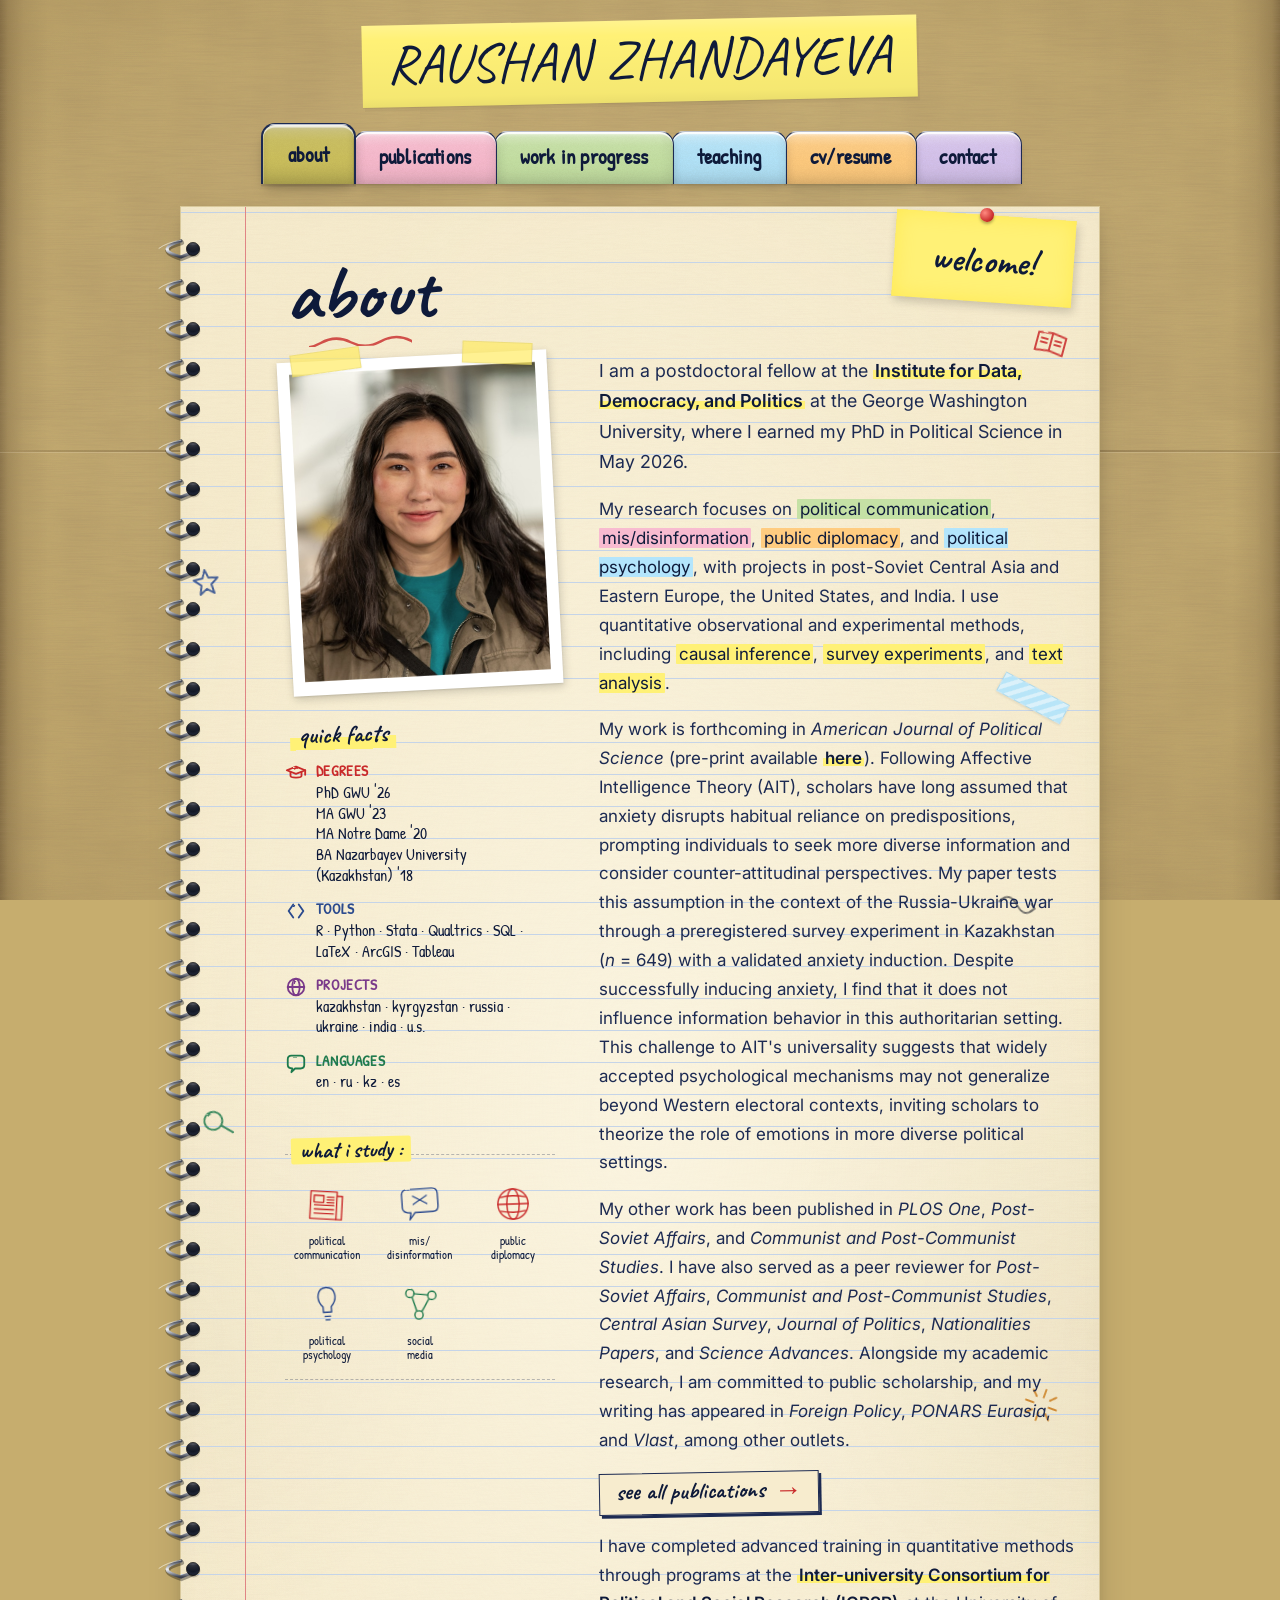
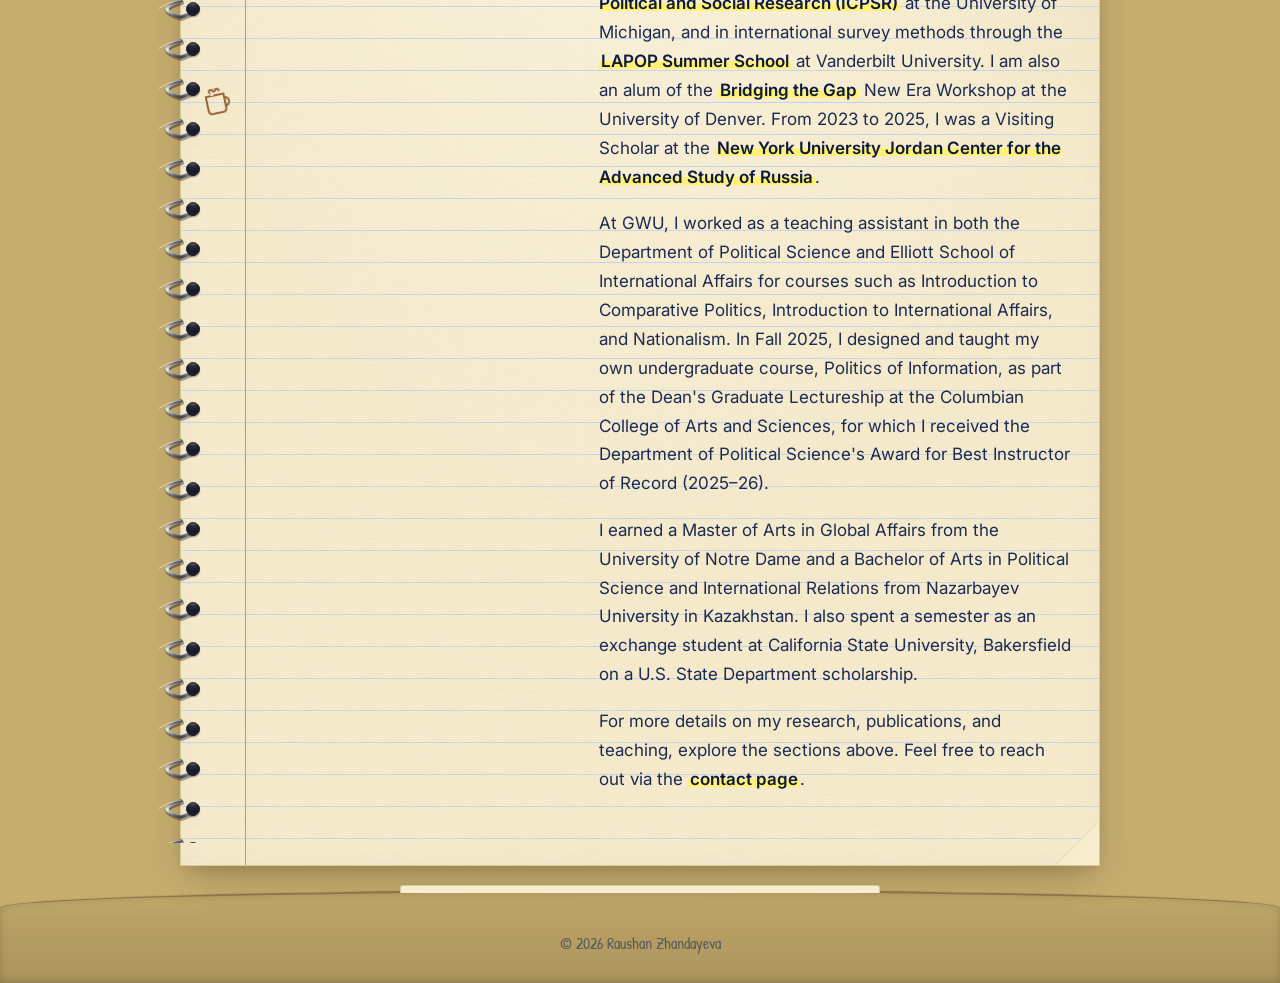
<file: index.html>
<!DOCTYPE html>
<html lang="en">
<head>
  <meta charset="UTF-8" />
  <meta name="viewport" content="width=device-width, initial-scale=1.0" />
  <title>Raushan Zhandayeva</title>
  <meta name="description" content="Raushan Zhandayeva — postdoctoral fellow at the Institute for Data, Democracy, and Politics, George Washington University. Research on political communication, mis/disinformation, public diplomacy, and political psychology." />
  <link rel="icon" type="image/svg+xml" href="favicon.svg" />
  <meta property="og:type" content="website" />
  <meta property="og:url" content="https://zhandayeva.com/" />
  <meta property="og:title" content="Raushan Zhandayeva" />
  <meta property="og:description" content="Postdoctoral fellow at GW's Institute for Data, Democracy & Politics. Political communication, public opinion, post-Soviet politics." />
  <meta name="twitter:card" content="summary" />
  <meta name="twitter:title" content="Raushan Zhandayeva" />
  <meta name="twitter:description" content="Postdoctoral fellow at GW's Institute for Data, Democracy & Politics." />
  <link rel="preconnect" href="https://fonts.googleapis.com">
  <link rel="preconnect" href="https://fonts.gstatic.com" crossorigin>
  <link href="https://fonts.googleapis.com/css2?family=Caveat:wght@500;600;700&family=Cormorant+Garamond:wght@500;600;700&family=Inter:wght@400;500;600;700&family=Patrick+Hand&family=Permanent+Marker&display=swap" rel="stylesheet">
  <link rel="stylesheet" href="styles.css" />
</head>
<body>
  <header class="site-header">
    <div class="site-header__inner">
      <a class="site-title" href="index.html">RAUSHAN ZHANDAYEVA</a>
      <nav class="site-nav" aria-label="Primary">
        <a href="index.html" aria-current="page">about</a>
        <a href="publications.html">publications</a>
        <a href="work-in-progress.html">work in progress</a>
        <a href="teaching.html">teaching</a>
        <a href="cv.html">cv/resume</a>
        <a href="contact.html">contact</a>
      </nav>
    </div>
  </header>

  <div class="page">
    <div class="sticky-note welcome-note">
      <span class="welcome-text">welcome!</span>
    </div>

    <div class="page-content">

    <!-- decorative washi tape -->
    <span class="washi-tape washi-tape--blue" style="top: 480px; right: 30px; --rot: 28deg; width: 72px;"></span>

    <!-- scattered academic scribbles -->
    <span class="scribble scribble--book" style="top: 120px; right: 30px; --rot: 15deg;" aria-hidden="true">
      <svg viewBox="0 0 36 30" filter="url(#sketchy)" fill="none" stroke="currentColor" stroke-width="2" stroke-linecap="round" stroke-linejoin="round">
        <path d="M 4 8 L 4 26 L 18 24 L 32 26 L 32 8 L 18 6 Z"/>
        <line x1="18" y1="6" x2="18" y2="24"/>
        <line x1="8" y1="13" x2="14" y2="13"/>
        <line x1="8" y1="17" x2="14" y2="17"/>
        <line x1="22" y1="13" x2="28" y2="13"/>
        <line x1="22" y1="17" x2="28" y2="17"/>
      </svg>
    </span>

    <span class="scribble scribble--star" style="top: 360px; left: 10px; --rot: -8deg;" aria-hidden="true">
      <svg viewBox="0 0 30 30" filter="url(#sketchy)" fill="none" stroke="currentColor" stroke-width="2" stroke-linecap="round" stroke-linejoin="round">
        <path d="M 15 3 L 18 11 L 27 12 L 20 18 L 22 27 L 15 22 L 8 27 L 10 18 L 3 12 L 12 11 Z"/>
      </svg>
    </span>

    <span class="scribble scribble--swirl" style="top: 680px; right: 60px; --rot: 12deg;" aria-hidden="true">
      <svg viewBox="0 0 44 36" filter="url(#sketchy)" fill="none" stroke="currentColor" stroke-width="1.8" stroke-linecap="round" stroke-linejoin="round">
        <path d="M 4 18 Q 12 6 22 18 Q 32 30 40 18 M 36 14 L 40 18 L 36 22"/>
      </svg>
    </span>

    <span class="scribble scribble--magnifier" style="top: 900px; left: 20px; --rot: -15deg;" aria-hidden="true">
      <svg viewBox="0 0 32 32" filter="url(#sketchy)" fill="none" stroke="currentColor" stroke-width="2" stroke-linecap="round" stroke-linejoin="round">
        <circle cx="13" cy="13" r="9"/>
        <line x1="20" y1="20" x2="29" y2="29"/>
      </svg>
    </span>

    <span class="scribble scribble--burst" style="top: 1180px; right: 40px; --rot: 20deg;" aria-hidden="true">
      <svg viewBox="0 0 36 36" filter="url(#sketchy)" fill="none" stroke="currentColor" stroke-width="1.8" stroke-linecap="round" stroke-linejoin="round">
        <line x1="18" y1="2" x2="18" y2="10"/>
        <line x1="18" y1="26" x2="18" y2="34"/>
        <line x1="2" y1="18" x2="10" y2="18"/>
        <line x1="26" y1="18" x2="34" y2="18"/>
        <line x1="6" y1="6" x2="11" y2="11"/>
        <line x1="25" y1="25" x2="30" y2="30"/>
        <line x1="6" y1="30" x2="11" y2="25"/>
        <line x1="25" y1="11" x2="30" y2="6"/>
      </svg>
    </span>

    <span class="scribble scribble--coffee" style="top: 1480px; left: 22px; --rot: -12deg;" aria-hidden="true">
      <svg viewBox="0 0 28 30" filter="url(#sketchy)" fill="none" stroke="currentColor" stroke-width="2" stroke-linecap="round" stroke-linejoin="round"><path d="M 4 8 L 4 22 Q 4 26 8 26 L 18 26 Q 22 26 22 22 L 22 8 Z"/><path d="M 22 12 Q 26 12 26 16 Q 26 20 22 20"/><path d="M 8 4 Q 8 2 10 2 Q 12 2 12 4"/><path d="M 14 4 Q 14 2 16 2 Q 18 2 18 4"/></svg>
    </span>

    <main>
    <h1 class="page-title">about</h1>

    <div class="about-wrap">
      <div class="about-left">
        <div class="about-photo-frame">
          <img class="about-photo" src="photo.jpg" alt="Portrait of Raushan Zhandayeva" onerror="this.outerHTML='&lt;div class=\'about-photo about-photo--placeholder\'&gt;Add photo.jpg here&lt;/div&gt;'" />
        </div>

        <div class="quick-facts">
          <h3 class="quick-facts__title">quick facts</h3>
          <ul>
            <li>
              <svg class="fact-icon" viewBox="0 0 24 24" filter="url(#sketchy)" fill="none" stroke="currentColor" stroke-width="2" stroke-linecap="round" stroke-linejoin="round" aria-hidden="true">
                <path d="M 2 9 L 12 5 L 22 9 L 12 13 Z"/>
                <line x1="22" y1="9" x2="22" y2="14"/>
                <path d="M 6 11 L 6 15 Q 6 17 12 17 Q 18 17 18 15 L 18 11"/>
              </svg>
              <span>
                <strong>degrees</strong>
                PhD GWU '26<br>
                MA GWU '23<br>
                MA Notre Dame '20<br>
                BA Nazarbayev University<br>
                (Kazakhstan) '18
              </span>
            </li>
            <li>
              <svg class="fact-icon" viewBox="0 0 24 24" filter="url(#sketchy)" fill="none" stroke="currentColor" stroke-width="2" stroke-linecap="round" stroke-linejoin="round" aria-hidden="true">
                <path d="M 9 5 L 4 12 L 9 19"/>
                <path d="M 15 5 L 20 12 L 15 19"/>
              </svg>
              <span>
                <strong>tools</strong>
                R · Python · Stata · Qualtrics · SQL · LaTeX · ArcGIS · Tableau
              </span>
            </li>
            <li>
              <svg class="fact-icon" viewBox="0 0 24 24" filter="url(#sketchy)" fill="none" stroke="currentColor" stroke-width="2" stroke-linecap="round" stroke-linejoin="round" aria-hidden="true">
                <circle cx="12" cy="12" r="9"/>
                <ellipse cx="12" cy="12" rx="4" ry="9"/>
                <line x1="3" y1="12" x2="21" y2="12"/>
              </svg>
              <span>
                <strong>projects</strong>
                kazakhstan · kyrgyzstan · russia · ukraine · india · u.s.
              </span>
            </li>
            <li>
              <svg class="fact-icon" viewBox="0 0 24 24" filter="url(#sketchy)" fill="none" stroke="currentColor" stroke-width="2" stroke-linecap="round" stroke-linejoin="round" aria-hidden="true">
                <path d="M 3 8 Q 3 4 7 4 L 17 4 Q 21 4 21 8 L 21 14 Q 21 18 17 18 L 11 18 L 7 22 L 8 18 Q 3 18 3 14 Z"/>
              </svg>
              <span>
                <strong>languages</strong>
                en · ru · kz · es
              </span>
            </li>
          </ul>
        </div>

        <aside class="research-doodles" aria-label="research areas">
          <span class="research-doodles__title">what i study :</span>

          <svg width="0" height="0" style="position:absolute" aria-hidden="true">
            <defs>
              <filter id="sketchy" x="-8%" y="-8%" width="116%" height="116%">
                <feTurbulence type="fractalNoise" baseFrequency="0.045" numOctaves="2" seed="4" result="n"/>
                <feDisplacementMap in="SourceGraphic" in2="n" scale="1.8"/>
              </filter>
            </defs>
          </svg>

          <div class="doodle">
            <svg viewBox="0 0 64 64" filter="url(#sketchy)" fill="none" stroke="currentColor" stroke-width="2" stroke-linecap="round" stroke-linejoin="round" aria-hidden="true">
              <path d="M 8 14 L 46 14 L 46 54 L 8 54 Z"/>
              <path d="M 46 20 L 54 20 L 54 54 L 46 54"/>
              <rect x="13" y="20" width="14" height="10"/>
              <line x1="32" y1="22" x2="42" y2="22"/>
              <line x1="32" y1="26" x2="42" y2="26"/>
              <line x1="32" y1="30" x2="42" y2="30"/>
              <line x1="14" y1="34" x2="42" y2="34"/>
              <line x1="14" y1="40" x2="42" y2="40"/>
              <line x1="14" y1="46" x2="42" y2="46"/>
            </svg>
            <span class="doodle-label">political<br>communication</span>
          </div>

          <div class="doodle">
            <svg viewBox="0 0 64 64" filter="url(#sketchy)" fill="none" stroke="currentColor" stroke-width="2" stroke-linecap="round" stroke-linejoin="round" aria-hidden="true">
              <path d="M 6 18 Q 6 10 14 10 L 50 10 Q 58 10 58 18 L 58 36 Q 58 44 50 44 L 24 44 L 16 54 L 18 44 Q 6 44 6 36 Z"/>
              <line x1="22" y1="20" x2="42" y2="32"/>
              <line x1="42" y1="20" x2="22" y2="32"/>
            </svg>
            <span class="doodle-label">mis/<br>disinformation</span>
          </div>

          <div class="doodle">
            <svg viewBox="0 0 64 64" filter="url(#sketchy)" fill="none" stroke="currentColor" stroke-width="2" stroke-linecap="round" stroke-linejoin="round" aria-hidden="true">
              <circle cx="32" cy="32" r="22"/>
              <ellipse cx="32" cy="32" rx="9" ry="22"/>
              <line x1="10" y1="32" x2="54" y2="32"/>
              <path d="M 14 22 Q 32 18 50 22"/>
              <path d="M 14 42 Q 32 46 50 42"/>
            </svg>
            <span class="doodle-label">public<br>diplomacy</span>
          </div>

          <div class="doodle">
            <svg viewBox="0 0 64 64" filter="url(#sketchy)" fill="none" stroke="currentColor" stroke-width="2" stroke-linecap="round" stroke-linejoin="round" aria-hidden="true">
              <path d="M 32 8 Q 22 8 20 18 Q 18 28 26 36 L 26 44 L 38 44 L 38 36 Q 46 28 44 18 Q 42 8 32 8 Z"/>
              <line x1="28" y1="50" x2="36" y2="50"/>
              <line x1="29" y1="55" x2="35" y2="55"/>
            </svg>
            <span class="doodle-label">political<br>psychology</span>
          </div>

          <div class="doodle">
            <svg viewBox="0 0 64 64" filter="url(#sketchy)" fill="none" stroke="currentColor" stroke-width="2" stroke-linecap="round" stroke-linejoin="round" aria-hidden="true">
              <circle cx="16" cy="18" r="6"/>
              <circle cx="48" cy="18" r="6"/>
              <circle cx="32" cy="48" r="6"/>
              <line x1="22" y1="18" x2="42" y2="18"/>
              <line x1="20" y1="24" x2="28" y2="42"/>
              <line x1="44" y1="24" x2="36" y2="42"/>
            </svg>
            <span class="doodle-label">social<br>media</span>
          </div>
        </aside>
      </div>

      <div>
        <p class="lead">
          I am a postdoctoral fellow at the <a href="https://iddp.gwu.edu/" target="_blank" rel="noopener">Institute for Data, Democracy, and Politics</a> at the George Washington University, where I earned my PhD in Political Science in May 2026.
        </p>

        <p>
          My research focuses on <mark class="green">political communication</mark>, <mark>mis/disinformation</mark>, <mark class="orange">public diplomacy</mark>, and <mark class="blue">political psychology</mark>, with projects in post-Soviet Central Asia and Eastern Europe, the United States, and India. I use quantitative observational and experimental methods, including <mark class="yellow">causal inference</mark>, <mark class="yellow">survey experiments</mark>, and <mark class="yellow">text analysis</mark>.
        </p>

        <p>
        My work is forthcoming in <em>American Journal of Political Science</em> (pre-print available <a href="https://osf.io/preprints/socarxiv/dpmb4_v1" target="_blank" rel="noopener">here</a>). Following Affective Intelligence Theory (AIT), scholars have long assumed that anxiety disrupts habitual reliance on predispositions, prompting individuals to seek more diverse information and consider counter-attitudinal perspectives. My paper tests this assumption in the context of the Russia-Ukraine war through a preregistered survey experiment in Kazakhstan (<em>n</em> = 649) with a validated anxiety induction. Despite successfully inducing anxiety, I find that it does not influence information behavior in this authoritarian setting. This challenge to AIT's universality suggests that widely accepted psychological mechanisms may not generalize beyond Western electoral contexts, inviting scholars to theorize the role of emotions in more diverse political settings.
        </p>

        <p>
        My other work has been published in <em>PLOS One</em>, <em>Post-Soviet Affairs</em>, and <em>Communist and Post-Communist Studies</em>. I have also served as a peer reviewer for <em>Post-Soviet Affairs</em>, <em>Communist and Post-Communist Studies</em>, <em>Central Asian Survey</em>, <em>Journal of Politics</em>,  <em>Nationalities Papers</em>, and <em>Science Advances</em>. Alongside my academic research, I am committed to public scholarship, and my writing has appeared in <em>Foreign Policy</em>, <em>PONARS Eurasia</em>, and <em>Vlast</em>, among other outlets.
        </p>

        <p class="see-all-row">
          <a class="see-all" href="publications.html">see all publications <span class="see-all__arrow" aria-hidden="true">→</span></a>
        </p>

        <p>
          I have completed advanced training in quantitative methods through programs at the <a href="https://www.icpsr.umich.edu/web/pages/sumprog/" target="_blank" rel="noopener">Inter-university Consortium for Political and Social Research (ICPSR)</a> at the University of Michigan, and in international survey methods through the <a href="https://www.vanderbilt.edu/lapop/summer_research_in_survey_methodology/summerschoolresearchmethodology.php" target="_blank" rel="noopener">LAPOP Summer School</a> at Vanderbilt University. I am also an alum of the <a href="https://bridgingthegapproject.org/" target="_blank" rel="noopener">Bridging the Gap</a> New Era Workshop at the University of Denver. From 2023 to 2025, I was a Visiting Scholar at the <a href="https://jordanrussiacenter.org/" target="_blank" rel="noopener">New York University Jordan Center for the Advanced Study of Russia</a>.
        </p>

        <p>
          At GWU, I worked as a teaching assistant in both the Department of Political Science and Elliott School of International Affairs for courses such as Introduction to Comparative Politics, Introduction to International Affairs, and Nationalism. In Fall 2025, I designed and taught my own undergraduate course, Politics of Information, as part of the Dean's Graduate Lectureship at the Columbian College of Arts and Sciences, for which I received the Department of Political Science's Award for Best Instructor of Record (2025–26).
        </p>

        <p>
          I earned a Master of Arts in Global Affairs from the University of Notre Dame and a Bachelor of Arts in Political Science and International Relations from Nazarbayev University in Kazakhstan. I also spent a semester as an exchange student at California State University, Bakersfield on a U.S. State Department scholarship.
        </p>

        <p>
          For more details on my research, publications, and teaching, explore the sections above. Feel free to reach out via the <a href="contact.html">contact page</a>.
        </p>
      </div>
    </div>
  </main>
  </div>

  </div>

  <footer class="site-footer">
    &copy; <span id="year"></span> Raushan Zhandayeva
    <script>document.getElementById('year').textContent = new Date().getFullYear();</script>
  </footer>
  <script src="site.js" defer></script>
</body>
</html>
</file>
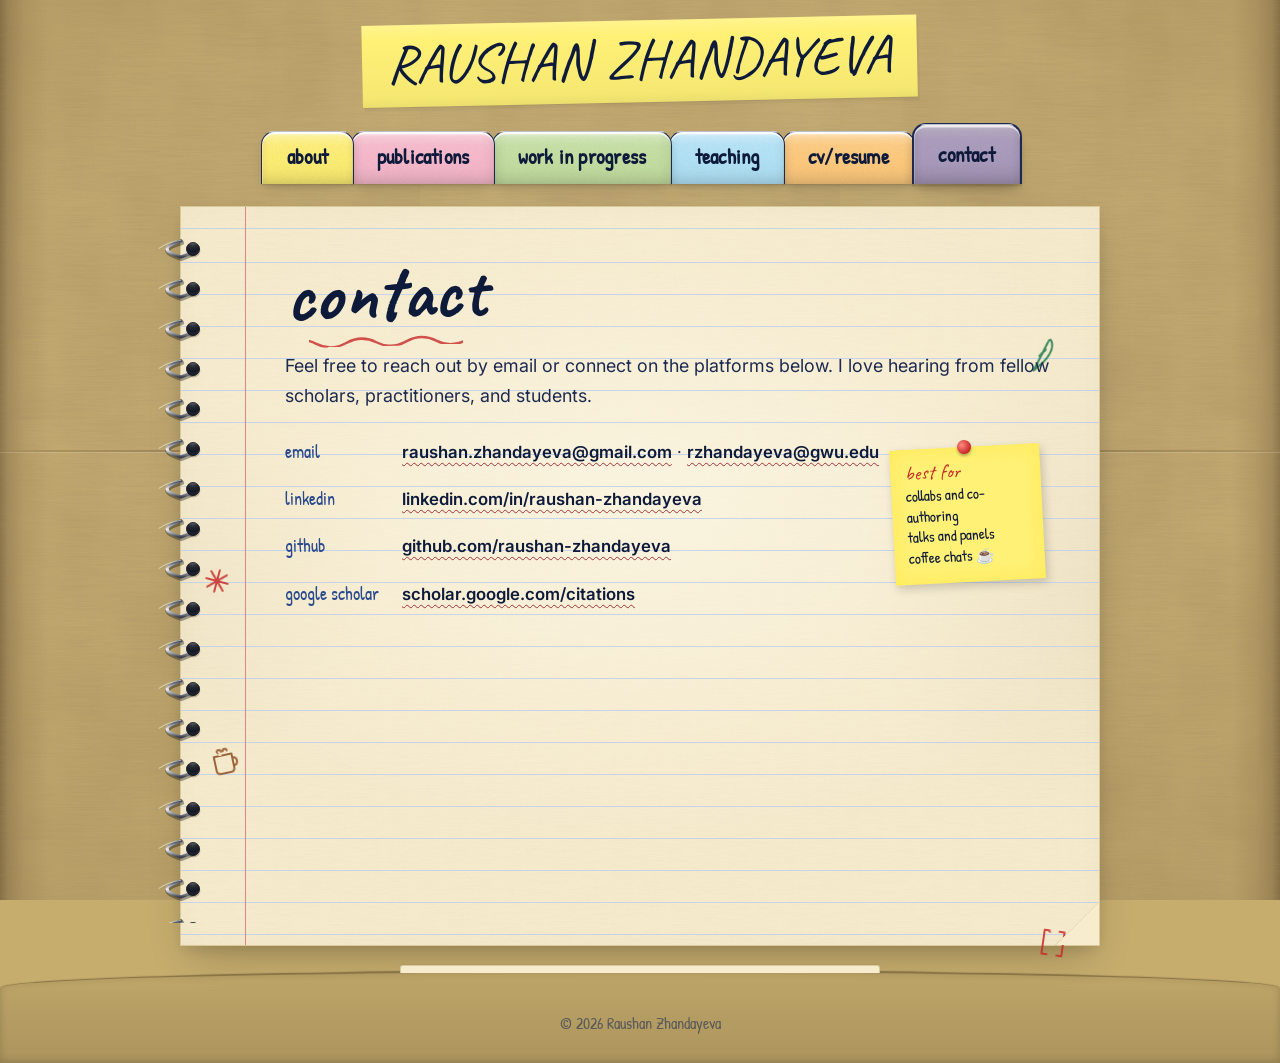
<file: contact.html>
<!DOCTYPE html>
<html lang="en">
<head>
  <meta charset="UTF-8" />
  <meta name="viewport" content="width=device-width, initial-scale=1.0" />
  <title>Contact — Raushan Zhandayeva</title>
  <meta name="description" content="Contact Raushan Zhandayeva by email or connect on LinkedIn and GitHub." />
  <link rel="icon" type="image/svg+xml" href="favicon.svg" />
  <meta property="og:type" content="website" />
  <meta property="og:url" content="https://zhandayeva.com/contact.html" />
  <meta property="og:title" content="Contact — Raushan Zhandayeva" />
  <meta property="og:description" content="Get in touch — email, LinkedIn, GitHub, Google Scholar." />
  <meta name="twitter:card" content="summary" />
  <meta name="twitter:title" content="Contact — Raushan Zhandayeva" />
  <meta name="twitter:description" content="Get in touch — email, LinkedIn, GitHub, Google Scholar." />
  <link rel="preconnect" href="https://fonts.googleapis.com">
  <link rel="preconnect" href="https://fonts.gstatic.com" crossorigin>
  <link href="https://fonts.googleapis.com/css2?family=Caveat:wght@500;600;700&family=Cormorant+Garamond:wght@500;600;700&family=Inter:wght@400;500;600;700&family=Patrick+Hand&family=Permanent+Marker&display=swap" rel="stylesheet">
  <link rel="stylesheet" href="styles.css" />
</head>
<body>
  <header class="site-header">
    <div class="site-header__inner">
      <a class="site-title" href="index.html">RAUSHAN ZHANDAYEVA</a>
      <nav class="site-nav" aria-label="Primary">
        <a href="index.html">about</a>
        <a href="publications.html">publications</a>
        <a href="work-in-progress.html">work in progress</a>
        <a href="teaching.html">teaching</a>
        <a href="cv.html">cv/resume</a>
        <a href="contact.html" aria-current="page">contact</a>
      </nav>
    </div>
  </header>

  <div class="page">
    <div class="sticky-note bottom-right">
      <span class="sticky-title">best for</span>
      collabs and co-authoring<br>
      talks and panels<br>
      coffee chats ☕
    </div>

    <div class="page-content">

    <svg width="0" height="0" style="position:absolute" aria-hidden="true">
      <defs>
        <filter id="sketchy" x="-8%" y="-8%" width="116%" height="116%">
          <feTurbulence type="fractalNoise" baseFrequency="0.045" numOctaves="2" seed="4" result="n"/>
          <feDisplacementMap in="SourceGraphic" in2="n" scale="1.8"/>
        </filter>
      </defs>
    </svg>

    <span class="scribble scribble--quill" style="top: 130px; right: 40px; --rot: -18deg;" aria-hidden="true">
      <svg viewBox="0 0 34 34" filter="url(#sketchy)" fill="none" stroke="currentColor" stroke-width="2" stroke-linecap="round" stroke-linejoin="round"><path d="M 4 30 L 26 8 Q 30 4 30 8 Q 30 18 14 26 Z"/><line x1="4" y1="30" x2="10" y2="24"/><path d="M 14 18 L 22 14"/></svg>
    </span>

    <span class="scribble scribble--asterisk" style="top: 360px; left: 22px; --rot: 15deg;" aria-hidden="true">
      <svg viewBox="0 0 28 28" filter="url(#sketchy)" fill="none" stroke="currentColor" stroke-width="2" stroke-linecap="round" stroke-linejoin="round"><line x1="14" y1="3" x2="14" y2="25"/><line x1="3" y1="14" x2="25" y2="14"/><line x1="6" y1="6" x2="22" y2="22"/><line x1="22" y1="6" x2="6" y2="22"/></svg>
    </span>

    <span class="scribble scribble--coffee" style="top: 540px; left: 30px; --rot: -12deg;" aria-hidden="true">
      <svg viewBox="0 0 28 30" filter="url(#sketchy)" fill="none" stroke="currentColor" stroke-width="2" stroke-linecap="round" stroke-linejoin="round"><path d="M 4 8 L 4 22 Q 4 26 8 26 L 18 26 Q 22 26 22 22 L 22 8 Z"/><path d="M 22 12 Q 26 12 26 16 Q 26 20 22 20"/><path d="M 8 4 Q 8 2 10 2 Q 12 2 12 4"/><path d="M 14 4 Q 14 2 16 2 Q 18 2 18 4"/></svg>
    </span>

    <span class="scribble scribble--brackets" style="top: 720px; right: 32px; --rot: 8deg;" aria-hidden="true">
      <svg viewBox="0 0 28 32" filter="url(#sketchy)" fill="none" stroke="currentColor" stroke-width="2" stroke-linecap="round" stroke-linejoin="round"><path d="M 9 4 L 4 4 L 4 28 L 9 28"/><path d="M 19 4 L 24 4 L 24 28 L 19 28"/></svg>
    </span>

    <main>
    <h1 class="page-title">contact</h1>

    <p class="lead">Feel free to reach out by email or connect on the platforms below. I love hearing from fellow scholars, practitioners, and students.</p>

    <ul class="contact-list">
      <li>
        <strong>email</strong>
        <a href="mailto:raushan.zhandayeva@gmail.com">raushan.zhandayeva@gmail.com</a> &middot; <a href="mailto:rzhandayeva@gwu.edu">rzhandayeva@gwu.edu</a>
      </li>
      <li>
        <strong>linkedin</strong>
        <a href="https://www.linkedin.com/in/raushan-zhandayeva" target="_blank" rel="noopener">linkedin.com/in/raushan-zhandayeva</a>
      </li>
      <li>
        <strong>github</strong>
        <a href="https://github.com/raushan-zhandayeva" target="_blank" rel="noopener">github.com/raushan-zhandayeva</a>
      </li>
      <li>
        <strong>google scholar</strong>
        <a href="https://scholar.google.com/citations?hl=en&amp;user=C11YA9kAAAAJ" target="_blank" rel="noopener">scholar.google.com/citations</a>
      </li>
    </ul>
  </main>
  </div>

  </div>

  <footer class="site-footer">
    &copy; <span id="year"></span> Raushan Zhandayeva
    <script>document.getElementById('year').textContent = new Date().getFullYear();</script>
  </footer>
  <script src="site.js" defer></script>
</body>
</html>
</file>
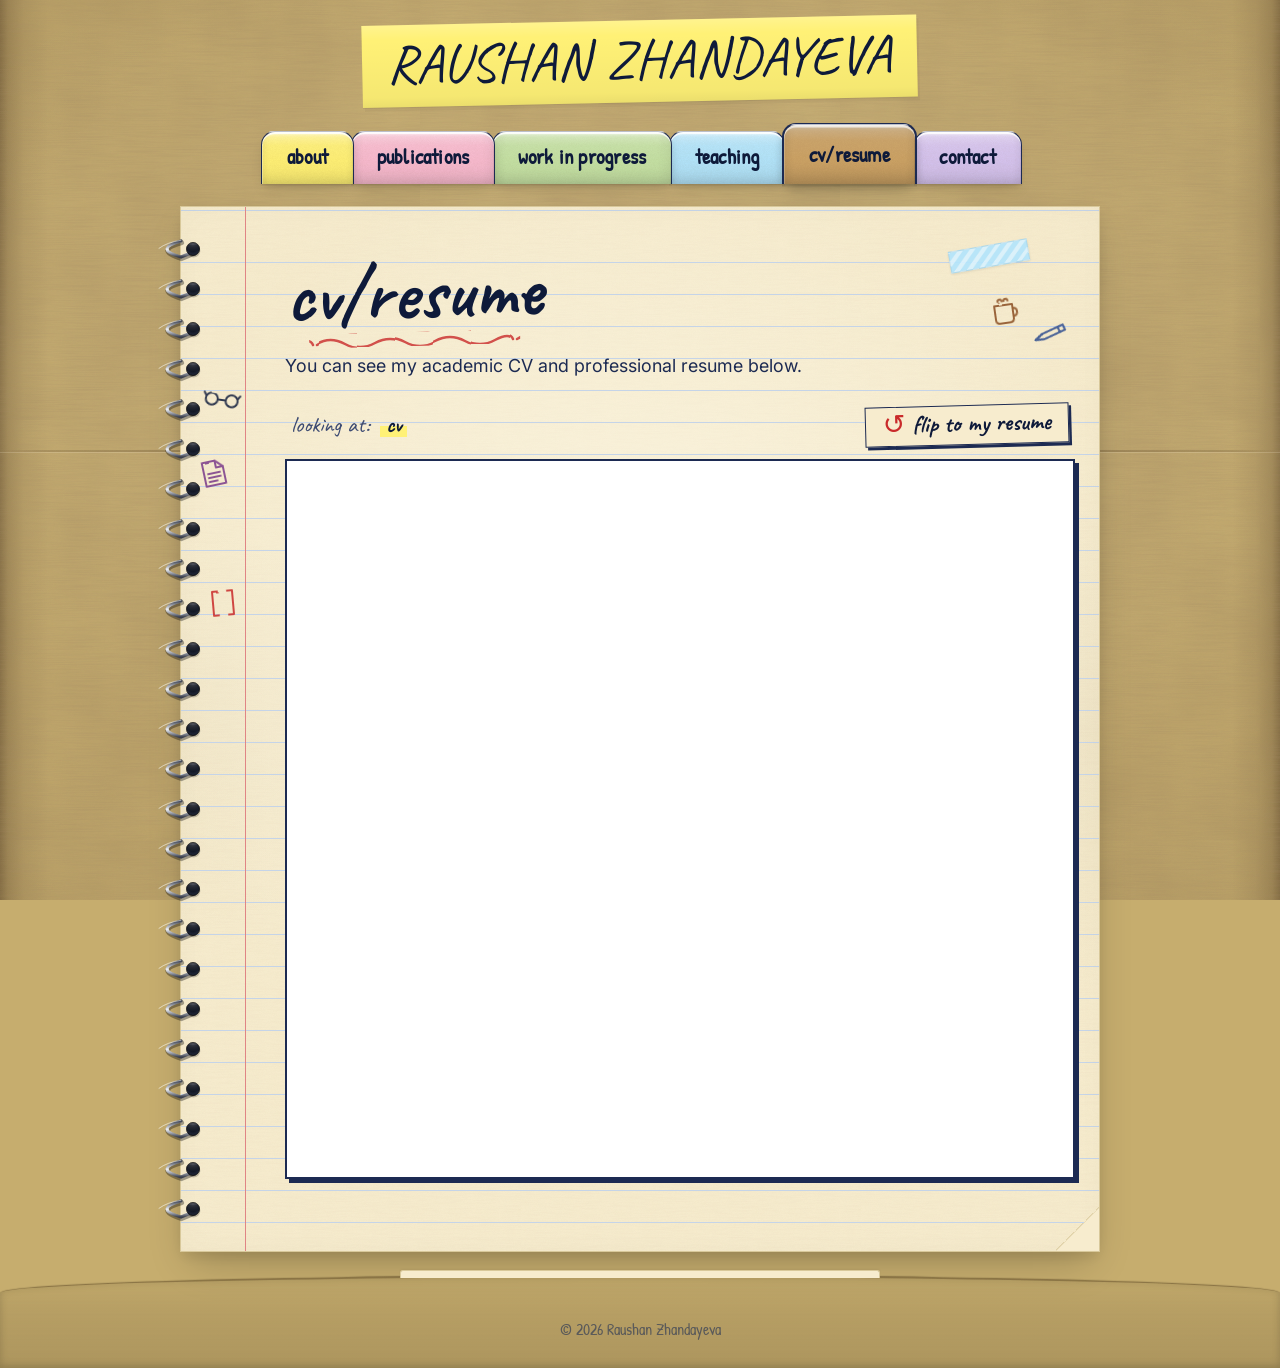
<file: cv.html>
<!DOCTYPE html>
<html lang="en">
<head>
  <meta charset="UTF-8" />
  <meta name="viewport" content="width=device-width, initial-scale=1.0" />
  <title>CV / Resume — Raushan Zhandayeva</title>
  <meta name="description" content="Download or view the academic CV and one-page resume of Raushan Zhandayeva." />
  <link rel="icon" type="image/svg+xml" href="favicon.svg" />
  <meta property="og:type" content="website" />
  <meta property="og:url" content="https://zhandayeva.com/cv.html" />
  <meta property="og:title" content="CV / Resume — Raushan Zhandayeva" />
  <meta property="og:description" content="Academic CV and one-page resume of Raushan Zhandayeva." />
  <meta name="twitter:card" content="summary" />
  <meta name="twitter:title" content="CV / Resume — Raushan Zhandayeva" />
  <meta name="twitter:description" content="Academic CV and one-page resume of Raushan Zhandayeva." />
  <link rel="preconnect" href="https://fonts.googleapis.com">
  <link rel="preconnect" href="https://fonts.gstatic.com" crossorigin>
  <link href="https://fonts.googleapis.com/css2?family=Caveat:wght@500;600;700&family=Cormorant+Garamond:wght@500;600;700&family=Inter:wght@400;500;600;700&family=Patrick+Hand&family=Permanent+Marker&display=swap" rel="stylesheet">
  <link rel="stylesheet" href="styles.css" />
</head>
<body>
  <header class="site-header">
    <div class="site-header__inner">
      <a class="site-title" href="index.html">RAUSHAN ZHANDAYEVA</a>
      <nav class="site-nav" aria-label="Primary">
        <a href="index.html">about</a>
        <a href="publications.html">publications</a>
        <a href="work-in-progress.html">work in progress</a>
        <a href="teaching.html">teaching</a>
        <a href="cv.html" aria-current="page">cv/resume</a>
        <a href="contact.html">contact</a>
      </nav>
    </div>
  </header>

  <div class="page">
    <div class="page-content">

    <svg width="0" height="0" style="position:absolute" aria-hidden="true">
      <defs>
        <filter id="sketchy" x="-8%" y="-8%" width="116%" height="116%">
          <feTurbulence type="fractalNoise" baseFrequency="0.045" numOctaves="2" seed="4" result="n"/>
          <feDisplacementMap in="SourceGraphic" in2="n" scale="1.8"/>
        </filter>
      </defs>
    </svg>

    <span class="scribble scribble--pencil" style="top: 110px; right: 32px; --rot: 20deg;" aria-hidden="true">
      <svg viewBox="0 0 32 32" filter="url(#sketchy)" fill="none" stroke="currentColor" stroke-width="2" stroke-linecap="round" stroke-linejoin="round"><path d="M 4 28 L 8 20 L 24 4 L 28 8 L 12 24 Z"/><line x1="20" y1="8" x2="24" y2="12"/><line x1="4" y1="28" x2="8" y2="20"/></svg>
    </span>

    <span class="washi-tape washi-tape--blue" style="top: 38px; right: 70px; --rot: -10deg; width: 80px;"></span>

    <span class="scribble scribble--document" style="top: 250px; left: 18px; --rot: -12deg;" aria-hidden="true">
      <svg viewBox="0 0 30 32" filter="url(#sketchy)" fill="none" stroke="currentColor" stroke-width="2" stroke-linecap="round" stroke-linejoin="round"><path d="M 5 4 L 18 4 L 25 11 L 25 28 L 5 28 Z"/><path d="M 18 4 L 18 11 L 25 11"/><line x1="9" y1="16" x2="21" y2="16"/><line x1="9" y1="20" x2="21" y2="20"/><line x1="9" y1="24" x2="17" y2="24"/></svg>
    </span>

    <span class="scribble scribble--glasses" style="top: 180px; left: 22px; --rot: 8deg;" aria-hidden="true">
      <svg viewBox="0 0 38 22" filter="url(#sketchy)" fill="none" stroke="currentColor" stroke-width="2" stroke-linecap="round" stroke-linejoin="round"><circle cx="9" cy="13" r="6"/><circle cx="29" cy="13" r="6"/><line x1="15" y1="13" x2="23" y2="13"/><line x1="3" y1="10" x2="1" y2="7"/><line x1="35" y1="10" x2="37" y2="7"/></svg>
    </span>

    <span class="scribble scribble--coffee" style="top: 90px; right: 80px; --rot: -8deg;" aria-hidden="true">
      <svg viewBox="0 0 28 30" filter="url(#sketchy)" fill="none" stroke="currentColor" stroke-width="2" stroke-linecap="round" stroke-linejoin="round"><path d="M 4 8 L 4 22 Q 4 26 8 26 L 18 26 Q 22 26 22 22 L 22 8 Z"/><path d="M 22 12 Q 26 12 26 16 Q 26 20 22 20"/><path d="M 8 4 Q 8 2 10 2 Q 12 2 12 4"/><path d="M 14 4 Q 14 2 16 2 Q 18 2 18 4"/></svg>
    </span>

    <span class="scribble scribble--brackets" style="top: 380px; left: 28px; --rot: -5deg;" aria-hidden="true">
      <svg viewBox="0 0 28 32" filter="url(#sketchy)" fill="none" stroke="currentColor" stroke-width="2" stroke-linecap="round" stroke-linejoin="round"><path d="M 9 4 L 4 4 L 4 28 L 9 28"/><path d="M 19 4 L 24 4 L 24 28 L 19 28"/></svg>
    </span>

    <main>
    <h1 class="page-title">cv/resume</h1>

    <p class="lead">You can see my academic CV and professional resume below.</p>

    <div class="doc-viewer">
      <!-- Mobile-only: clean buttons that open the PDFs in a new tab -->
      <div class="doc-mobile">
        <a class="doc-btn" href="cv.pdf" target="_blank" rel="noopener">
          <span class="doc-btn__icon" aria-hidden="true">
            <svg viewBox="0 0 24 24" fill="none" stroke="currentColor" stroke-width="2" stroke-linecap="round" stroke-linejoin="round"><path d="M 6 3 L 16 3 L 20 7 L 20 21 L 6 21 Z"/><path d="M 16 3 L 16 7 L 20 7"/><line x1="9" y1="13" x2="17" y2="13"/><line x1="9" y1="17" x2="17" y2="17"/></svg>
          </span>
          <span class="doc-btn__label">
            <strong>open cv</strong>
            <em>academic, full-length</em>
          </span>
        </a>
        <a class="doc-btn" href="resume.pdf" target="_blank" rel="noopener">
          <span class="doc-btn__icon" aria-hidden="true">
            <svg viewBox="0 0 24 24" fill="none" stroke="currentColor" stroke-width="2" stroke-linecap="round" stroke-linejoin="round"><path d="M 6 3 L 16 3 L 20 7 L 20 21 L 6 21 Z"/><path d="M 16 3 L 16 7 L 20 7"/><line x1="9" y1="13" x2="17" y2="13"/><line x1="9" y1="17" x2="17" y2="17"/></svg>
          </span>
          <span class="doc-btn__label">
            <strong>open resume</strong>
            <em>one-page, professional</em>
          </span>
        </a>
      </div>

      <div class="doc-control">
        <span class="doc-status" aria-live="polite">looking at: <strong id="doc-current">cv</strong></span>
        <button type="button" id="doc-flip-button" class="doc-flip-button" aria-label="Flip to other document">
          <span class="doc-flip-arrow" aria-hidden="true">↺</span>
          <span class="doc-flip-text">flip to my <em id="doc-other">resume</em></span>
        </button>
      </div>

      <iframe id="doc-frame" class="doc-frame" src="cv.pdf" title="cv preview"></iframe>
    </div>

    <script>
      (function () {
        var docs = { cv: 'cv.pdf', resume: 'resume.pdf' };
        var current = 'cv';
        var frame = document.getElementById('doc-frame');
        var currentEl = document.getElementById('doc-current');
        var otherEl = document.getElementById('doc-other');
        var btn = document.getElementById('doc-flip-button');
        var prefersReducedMotion = window.matchMedia &&
          window.matchMedia('(prefers-reduced-motion: reduce)').matches;

        function flip() {
          var next = current === 'cv' ? 'resume' : 'cv';
          var otherAfter = next === 'cv' ? 'resume' : 'cv';

          function applySwap() {
            frame.src = docs[next];
            frame.title = next + ' preview';
            currentEl.textContent = next;
            otherEl.textContent = otherAfter;
            current = next;
          }

          if (prefersReducedMotion) {
            applySwap();
            return;
          }

          frame.classList.add('is-flipping');
          window.setTimeout(function () {
            applySwap();
            window.setTimeout(function () {
              frame.classList.remove('is-flipping');
            }, 30);
          }, 220);
        }

        btn.addEventListener('click', flip);
      })();
    </script>
  </main>
  </div>

  </div>

  <footer class="site-footer">
    &copy; <span id="year"></span> Raushan Zhandayeva
    <script>document.getElementById('year').textContent = new Date().getFullYear();</script>
  </footer>
  <script src="site.js" defer></script>
</body>
</html>
</file>
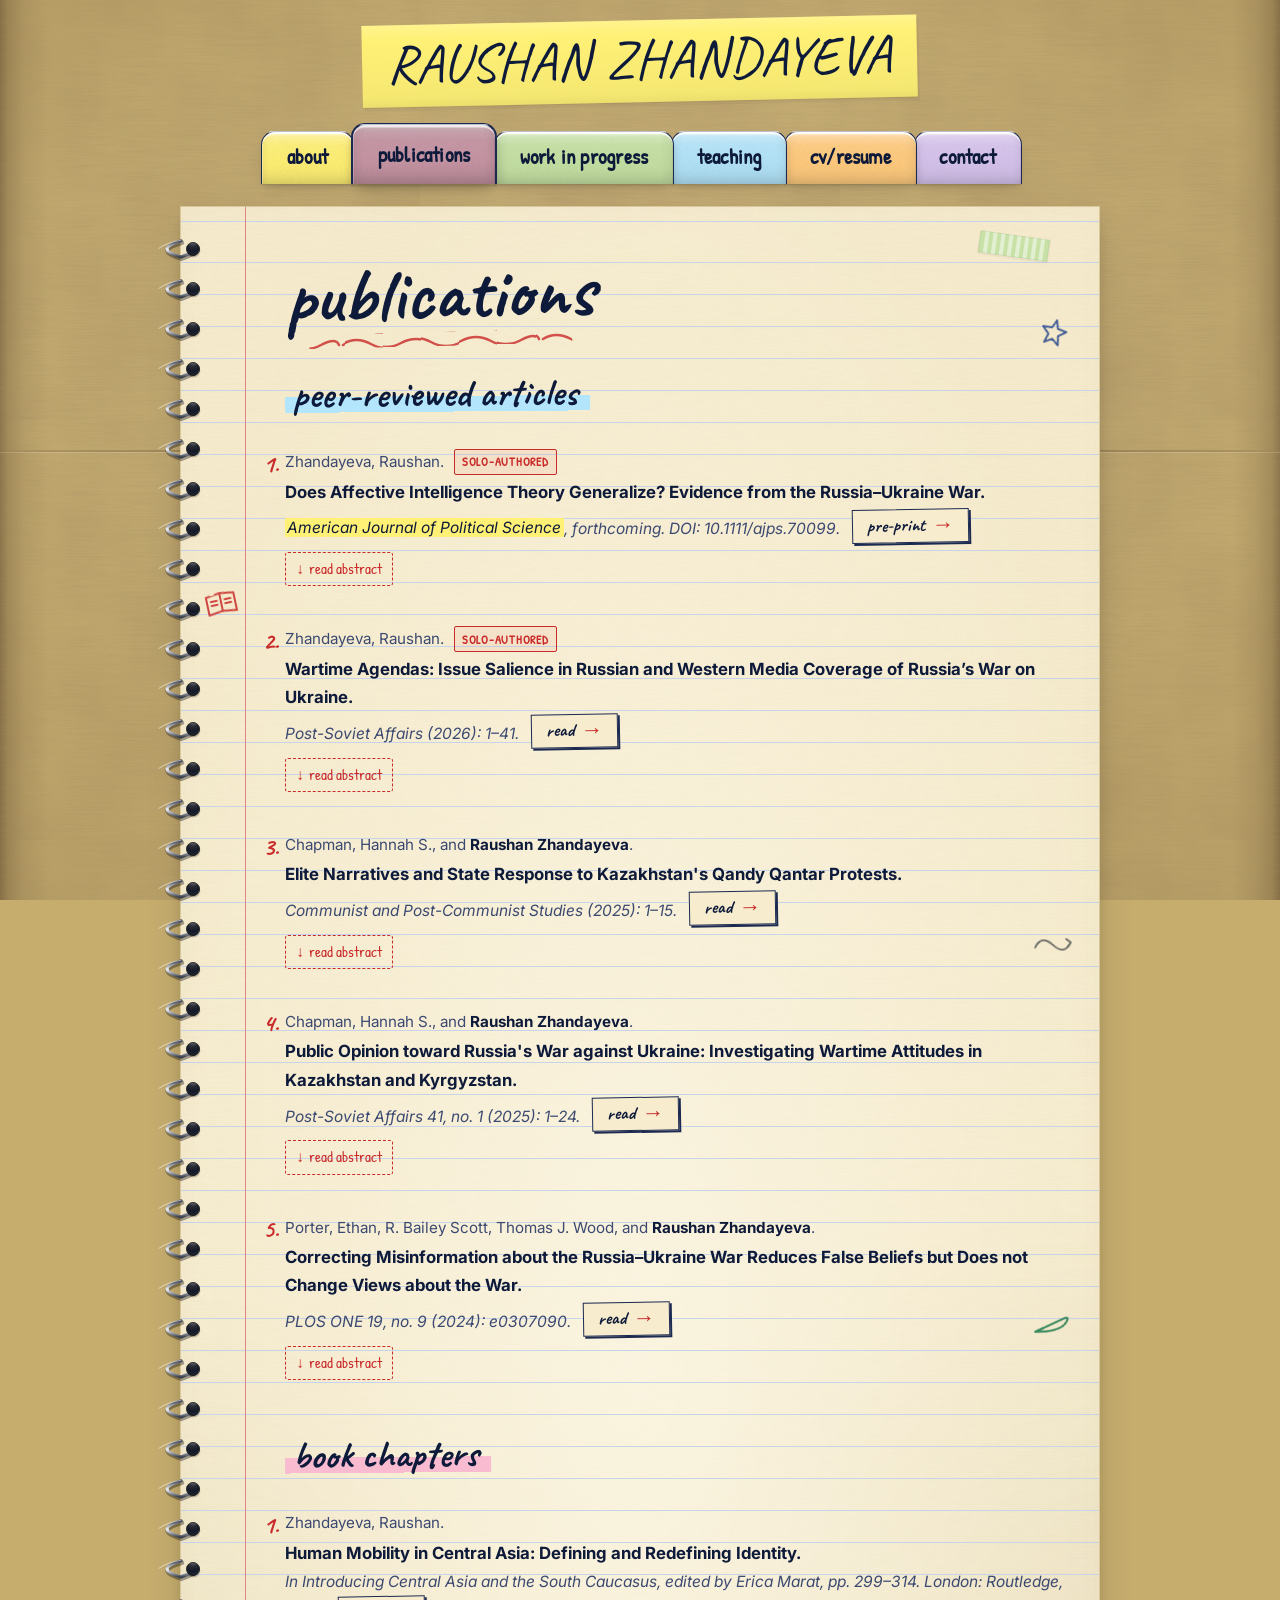
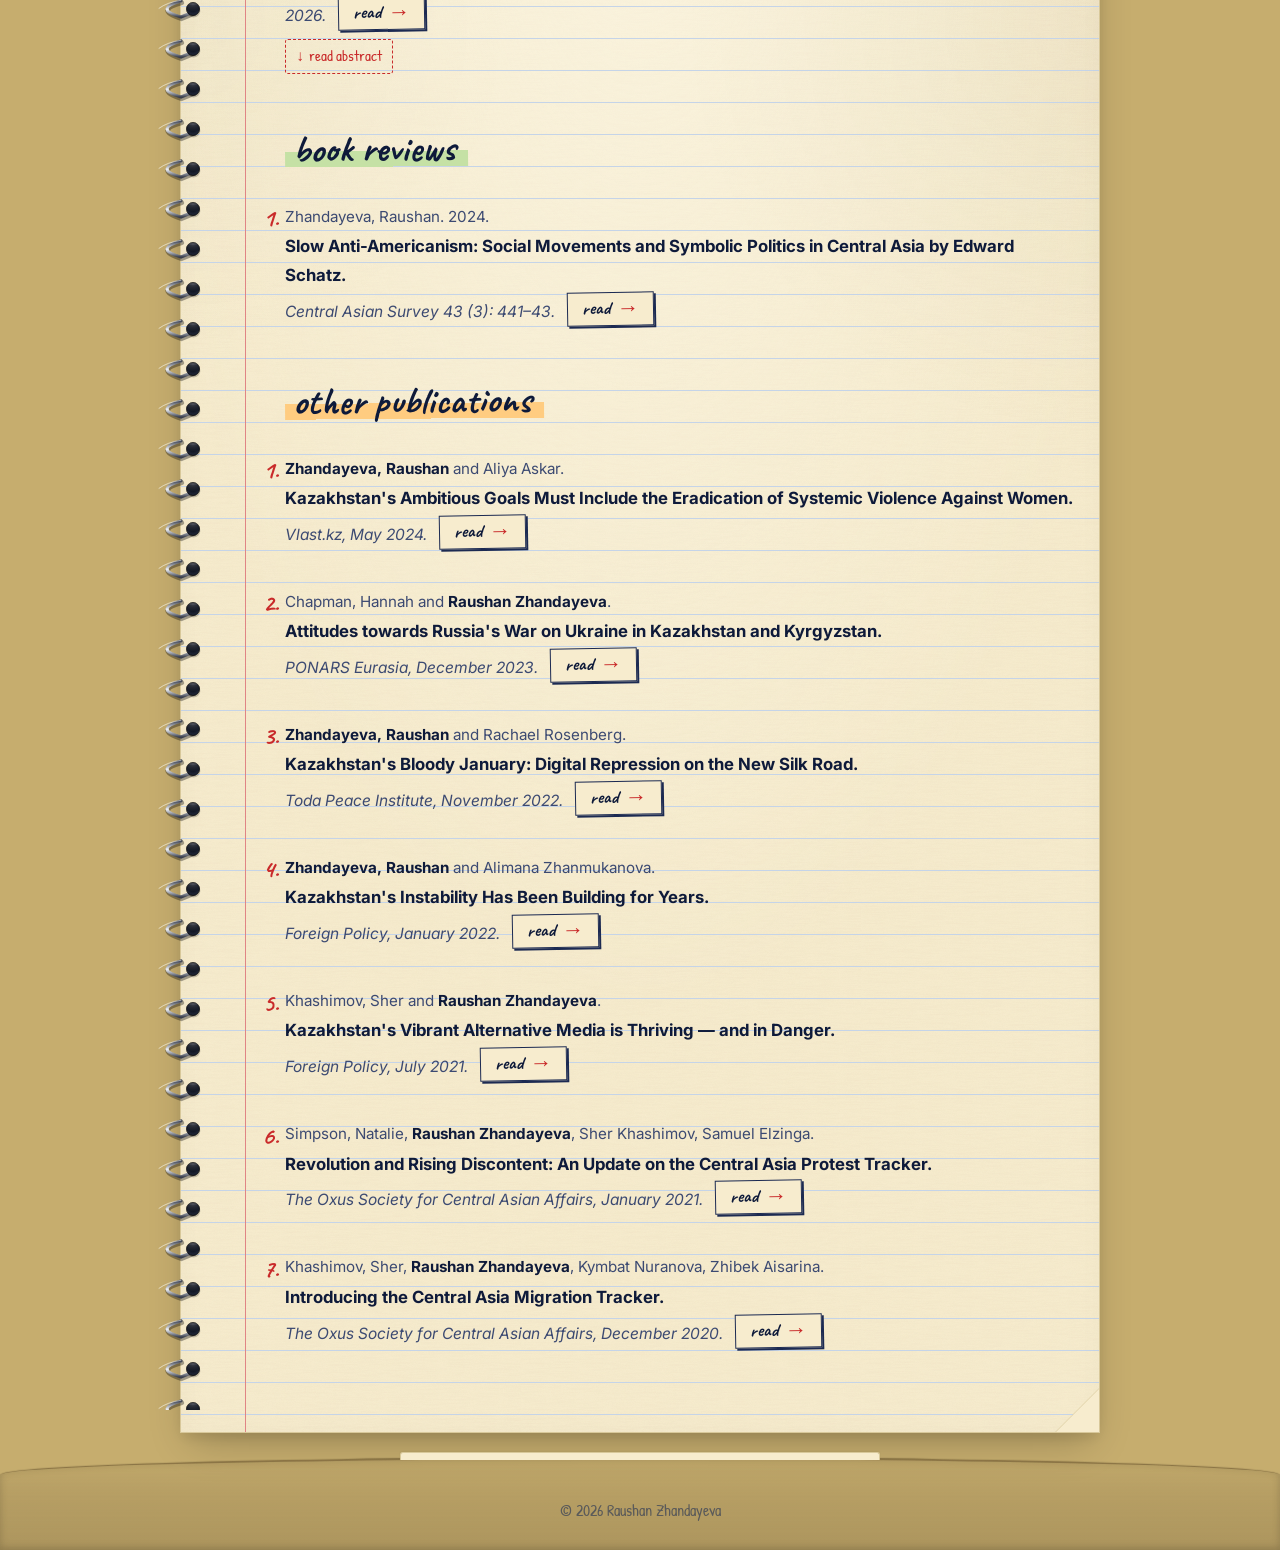
<file: publications.html>
<!DOCTYPE html>
<html lang="en">
<head>
  <meta charset="UTF-8" />
  <meta name="viewport" content="width=device-width, initial-scale=1.0" />
  <title>Publications — Raushan Zhandayeva</title>
  <meta name="description" content="Peer-reviewed articles, book chapters, book reviews, and public scholarship by Raushan Zhandayeva." />
  <link rel="icon" type="image/svg+xml" href="favicon.svg" />
  <meta property="og:type" content="website" />
  <meta property="og:url" content="https://zhandayeva.com/publications.html" />
  <meta property="og:title" content="Publications — Raushan Zhandayeva" />
  <meta property="og:description" content="Peer-reviewed articles, book chapters, and public scholarship on political communication, public opinion, and post-Soviet politics." />
  <meta name="twitter:card" content="summary" />
  <meta name="twitter:title" content="Publications — Raushan Zhandayeva" />
  <meta name="twitter:description" content="Peer-reviewed articles, book chapters, and public scholarship on political communication, public opinion, and post-Soviet politics." />
  <link rel="preconnect" href="https://fonts.googleapis.com">
  <link rel="preconnect" href="https://fonts.gstatic.com" crossorigin>
  <link href="https://fonts.googleapis.com/css2?family=Caveat:wght@500;600;700&family=Cormorant+Garamond:wght@500;600;700&family=Inter:wght@400;500;600;700&family=Patrick+Hand&family=Permanent+Marker&display=swap" rel="stylesheet">
  <link rel="stylesheet" href="styles.css" />
</head>
<body>
  <header class="site-header">
    <div class="site-header__inner">
      <a class="site-title" href="index.html">RAUSHAN ZHANDAYEVA</a>
      <nav class="site-nav" aria-label="Primary">
        <a href="index.html">about</a>
        <a href="publications.html" aria-current="page">publications</a>
        <a href="work-in-progress.html">work in progress</a>
        <a href="teaching.html">teaching</a>
        <a href="cv.html">cv/resume</a>
        <a href="contact.html">contact</a>
      </nav>
    </div>
  </header>

  <div class="page">
    <div class="page-content">

    <svg width="0" height="0" style="position:absolute" aria-hidden="true">
      <defs>
        <filter id="sketchy" x="-8%" y="-8%" width="116%" height="116%">
          <feTurbulence type="fractalNoise" baseFrequency="0.045" numOctaves="2" seed="4" result="n"/>
          <feDisplacementMap in="SourceGraphic" in2="n" scale="1.8"/>
        </filter>
      </defs>
    </svg>

    <span class="scribble scribble--star" style="top: 110px; right: 30px; --rot: 15deg;" aria-hidden="true">
      <svg viewBox="0 0 30 30" filter="url(#sketchy)" fill="none" stroke="currentColor" stroke-width="2" stroke-linecap="round" stroke-linejoin="round"><path d="M 15 3 L 18 11 L 27 12 L 20 18 L 22 27 L 15 22 L 8 27 L 10 18 L 3 12 L 12 11 Z"/></svg>
    </span>

    <span class="washi-tape washi-tape--green" style="top: 28px; right: 50px; --rot: 8deg; width: 70px;"></span>

    <span class="scribble scribble--swirl" style="top: 720px; right: 24px; --rot: -8deg;" aria-hidden="true">
      <svg viewBox="0 0 44 36" filter="url(#sketchy)" fill="none" stroke="currentColor" stroke-width="1.8" stroke-linecap="round" stroke-linejoin="round"><path d="M 4 18 Q 12 6 22 18 Q 32 30 40 18 M 36 14 L 40 18 L 36 22"/></svg>
    </span>

    <span class="scribble scribble--book" style="top: 380px; left: 22px; --rot: -12deg;" aria-hidden="true">
      <svg viewBox="0 0 36 30" filter="url(#sketchy)" fill="none" stroke="currentColor" stroke-width="2" stroke-linecap="round" stroke-linejoin="round"><path d="M 4 8 L 4 26 L 18 24 L 32 26 L 32 8 L 18 6 Z"/><line x1="18" y1="6" x2="18" y2="24"/><line x1="8" y1="13" x2="14" y2="13"/><line x1="8" y1="17" x2="14" y2="17"/><line x1="22" y1="13" x2="28" y2="13"/><line x1="22" y1="17" x2="28" y2="17"/></svg>
    </span>

    <span class="scribble scribble--quill" style="top: 1100px; right: 30px; --rot: 20deg;" aria-hidden="true">
      <svg viewBox="0 0 34 34" filter="url(#sketchy)" fill="none" stroke="currentColor" stroke-width="2" stroke-linecap="round" stroke-linejoin="round"><path d="M 4 30 L 26 8 Q 30 4 30 8 Q 30 18 14 26 Z"/><line x1="4" y1="30" x2="10" y2="24"/></svg>
    </span>

    <main>
    <h1 class="page-title">publications</h1>

    <h2>peer-reviewed articles</h2>
    <ul class="item-list">
      <li>
        <span class="authors">Zhandayeva, Raushan. <span class="solo-badge">solo-authored</span></span>
        <span class="title">Does Affective Intelligence Theory Generalize? Evidence from the Russia–Ukraine War.</span>
        <span class="meta"><mark class="yellow">American Journal of Political Science</mark>, forthcoming. DOI: 10.1111/ajps.70099. <a class="read-btn" href="https://osf.io/preprints/socarxiv/dpmb4_v1" target="_blank" rel="noopener">pre-print <span class="read-btn__arrow">&rarr;</span></a></span>
        <details class="abstract">
          <summary>read abstract</summary>
          <div class="abstract-content">During international crises, domestic populations encounter competing strategic narratives that shape public understanding. Affective Intelligence Theory (AIT) suggests that anxiety disrupts habitual political thinking, prompting individuals to seek more information, engage with a broader range of sources, and exhibit greater openness to counter-attitudinal perspectives. While well-supported in Western democratic contexts, its generalizability remains underexplored. This study tests AIT during an international crisis in Kazakhstan, where residents confront competing narratives about Russia's full-scale invasion of Ukraine. I field a preregistered online experiment (n = 649) with a validated anxiety induction and measure information behavior. The results show no significant effects of anxiety on these behaviors, challenging AIT's assumptions. Despite successful anxiety induction, respondents did not seek more information, engage with diverse media, or reconsider prior attitudes. These findings suggest that the predictions of AIT are conditional, highlighting the need to revisit how emotional mechanisms shape information behavior across diverse information environments.</div>
        </details>
      </li>

      <li>
        <span class="authors">Zhandayeva, Raushan. <span class="solo-badge">solo-authored</span></span>
        <span class="title">Wartime Agendas: Issue Salience in Russian and Western Media Coverage of Russia&rsquo;s War on Ukraine.</span>
        <span class="meta">Post-Soviet Affairs (2026): 1–41. <a class="read-btn" href="https://doi.org/10.1080/1060586X.2026.2754134" target="_blank" rel="noopener">read <span class="read-btn__arrow">&rarr;</span></a></span>
        <details class="abstract">
          <summary>read abstract</summary>
          <div class="abstract-content">Public diplomacy is a vital strategy through which states seek to influence foreign publics, and international crises create key opportunities to shape global opinion through media coverage. Russia’s war on Ukraine produced one such contest, waged in part through Russian-language media directed at audiences in what Russia calls its “near abroad.” Using an original dataset of approximately 125,000 Russian-language news articles and broadcast transcripts published between January 2022 and December 2023, I apply structural topic modeling to assess issue salience in Russian and Western state-affiliated outlets over the war’s first two years. The results document clear and persistent agenda divergence: Russian outlets emphasize geopolitical confrontation, while Western outlets prioritize humanitarian consequences, domestic repression in Russia, Russian casualties, and sanctions. Focusing on the supply side of wartime communication, the study shows that the two blocs diverge in which issues they place before the Russian-speaking audiences both address, making issue salience a core dimension of wartime public diplomacy.</div>
        </details>
      </li>

      <li>
        <span class="authors">Chapman, Hannah S., and <strong>Raushan Zhandayeva</strong>.</span>
        <span class="title">Elite Narratives and State Response to Kazakhstan's Qandy Qantar Protests.</span>
        <span class="meta">Communist and Post-Communist Studies (2025): 1–15. <a class="read-btn" href="https://online.ucpress.edu/cpcs/article-abstract/58/4/184/209900/Elite-Narratives-and-State-Response-to-Kazakhstan?redirectedFrom=fulltext" target="_blank" rel="noopener">read <span class="read-btn__arrow">&rarr;</span></a></span>
        <details class="abstract">
          <summary>read abstract</summary>
          <div class="abstract-content">Weeks before Russia's full-scale invasion of Ukraine, Russian-led CSTO forces intervened in Kazakhstan's January 2022 Qandy Qantar protests at the government's request. Many observers predicted this intervention would deepen Kazakhstan's dependence on Russia, leading to support for Moscow's invasion. Yet Kazakhstan's subsequent actions defied these expectations. This study examines how the Kazakhstani government strategically framed and managed domestic unrest within a shifting geopolitical context, from initially emphasizing foreign threats to justify CSTO intervention to later reframing reforms as necessary for protecting sovereignty amid global upheaval. Through analysis of evolving state narratives and policy decisions, we demonstrate how great power-centric analysis overlooks the sophisticated ways states navigate asymmetric relationships. This case illustrates the importance of examining how smaller states in asymmetric relationships strategically manage both domestic and international pressures to advance their interests.</div>
        </details>
      </li>

      <li>
        <span class="authors">Chapman, Hannah S., and <strong>Raushan Zhandayeva</strong>.</span>
        <span class="title">Public Opinion toward Russia's War against Ukraine: Investigating Wartime Attitudes in Kazakhstan and Kyrgyzstan.</span>
        <span class="meta">Post-Soviet Affairs 41, no. 1 (2025): 1–24. <a class="read-btn" href="https://www.tandfonline.com/doi/full/10.1080/1060586X.2024.2429348" target="_blank" rel="noopener">read <span class="read-btn__arrow">&rarr;</span></a></span>
        <details class="abstract">
          <summary>read abstract</summary>
          <div class="abstract-content">How have Central Asian publics reacted to Russia's war against Ukraine? This study assesses overall attitudes toward the war in Kazakhstan and the Kyrgyz Republic using survey data from the early days of the war. We find that respondents in Kyrgyzstan are more likely to hold pro-Russian attitudes regarding the war than their counterparts in Kazakhstan. We then examine the relationship between political attitudes and correlates commonly linked to geopolitical preferences generally and pro-Russian attitudes specifically: ethnolinguistic identity, remittances, and media use. Results suggest that ethnic identity holds the strongest and most consistent link to wartime sentiments, with ethnic Kyrgyz and Kazakhs showing less pro-Russian attitudes compared to ethnic Russians. Further results indicate that language and media use are somewhat associated with pro-Russian wartime attitudes, though this relationship varies by context and issue area. Finally, we find limited support for the argument that receiving remittances is associated with political preferences.</div>
        </details>
      </li>

      <li>
        <span class="authors">Porter, Ethan, R. Bailey Scott, Thomas J. Wood, and <strong>Raushan Zhandayeva</strong>.</span>
        <span class="title">Correcting Misinformation about the Russia–Ukraine War Reduces False Beliefs but Does not Change Views about the War.</span>
        <span class="meta">PLOS ONE 19, no. 9 (2024): e0307090. <a class="read-btn" href="https://journals.plos.org/plosone/article?id=10.1371/journal.pone.0307090" target="_blank" rel="noopener">read <span class="read-btn__arrow">&rarr;</span></a></span>
        <details class="abstract">
          <summary>read abstract</summary>
          <div class="abstract-content">We report results from simultaneous experiments conducted in late 2022 in Belarus, Estonia, Kazakhstan, Russia and Ukraine. The experiments focus on fact-checking misinformation supportive of Russia in the Russia–Ukraine War. Meta-analysis makes clear that fact-checking misinformation reduces belief in pro-Kremlin false claims. Effects of fact-checks are not uniform across countries; our meta-analytic estimate is reliant on belief accuracy increases observed in Russia and Ukraine. While fact-checks improve belief accuracy, they do not change respondents' attitudes about which side to support in the War. War does not render individuals hopelessly vulnerable to misinformation — but fact-checking misinformation is unlikely to change their views toward the conflict.</div>
        </details>
      </li>
    </ul>

    <h2>book chapters</h2>
    <ul class="item-list">
      <li>
        <span class="authors">Zhandayeva, Raushan.</span>
        <span class="title">Human Mobility in Central Asia: Defining and Redefining Identity.</span>
        <span class="meta">In <em>Introducing Central Asia and the South Caucasus</em>, edited by Erica Marat, pp. 299–314. London: Routledge, 2026. <a class="read-btn" href="https://www.taylorfrancis.com/chapters/edit/10.4324/9781032709628-20/human-mobility-central-asia-raushan-zhandayeva" target="_blank" rel="noopener">read <span class="read-btn__arrow">&rarr;</span></a></span>
        <details class="abstract">
          <summary>read abstract</summary>
          <div class="abstract-content">Human mobility has always been integral to the Central Asian region, although recent scholarship understudies this phenomenon. This chapter provides a historic overview of human mobility in the region as well as its contemporary trends and challenges. While after the collapse of the Soviet Union, Central Asians were primarily going to Russia for economic opportunities, the two recent shocks of the pandemic and the war in Ukraine might change these patterns. The war in Ukraine and subsequent inflow of Russians into the region brought up critical issues pertaining to national identity and belonging in hosting communities.</div>
        </details>
      </li>
    </ul>

    <h2>book reviews</h2>
    <ul class="item-list">
      <li>
        <span class="authors">Zhandayeva, Raushan. 2024.</span>
        <span class="title">Slow Anti-Americanism: Social Movements and Symbolic Politics in Central Asia by Edward Schatz.</span>
        <span class="meta">Central Asian Survey 43 (3): 441–43. <a class="read-btn" href="https://www.tandfonline.com/doi/full/10.1080/02634937.2024.2375286" target="_blank" rel="noopener">read <span class="read-btn__arrow">&rarr;</span></a></span>
      </li>
    </ul>

    <h2>other publications</h2>
    <ul class="item-list">
      <li>
        <span class="authors"><strong>Zhandayeva, Raushan</strong> and Aliya Askar.</span>
        <span class="title">Kazakhstan's Ambitious Goals Must Include the Eradication of Systemic Violence Against Women.</span>
        <span class="meta">Vlast.kz, May 2024. <a class="read-btn" href="https://vlast.kz/english/60233-kazakhstans-ambitious-goals-must-include-the-eradication-of-systemic-violence-against-women.html" target="_blank" rel="noopener">read <span class="read-btn__arrow">&rarr;</span></a></span>
      </li>

      <li>
        <span class="authors">Chapman, Hannah and <strong>Raushan Zhandayeva</strong>.</span>
        <span class="title">Attitudes towards Russia's War on Ukraine in Kazakhstan and Kyrgyzstan.</span>
        <span class="meta">PONARS Eurasia, December 2023. <a class="read-btn" href="https://www.ponarseurasia.org/attitudes-toward-russias-war-on-ukraine-in-kazakhstan-and-kyrgyzstan/" target="_blank" rel="noopener">read <span class="read-btn__arrow">&rarr;</span></a></span>
      </li>

      <li>
        <span class="authors"><strong>Zhandayeva, Raushan</strong> and Rachael Rosenberg.</span>
        <span class="title">Kazakhstan's Bloody January: Digital Repression on the New Silk Road.</span>
        <span class="meta">Toda Peace Institute, November 2022. <a class="read-btn" href="https://toda.org/wp-content/uploads/files/resources/policy-briefs/t-pb-140_kazakhstans-bloody-january.pdf" target="_blank" rel="noopener">read <span class="read-btn__arrow">&rarr;</span></a></span>
      </li>

      <li>
        <span class="authors"><strong>Zhandayeva, Raushan</strong> and Alimana Zhanmukanova.</span>
        <span class="title">Kazakhstan's Instability Has Been Building for Years.</span>
        <span class="meta">Foreign Policy, January 2022. <a class="read-btn" href="https://foreignpolicy.com/2022/01/10/kazakhstan-instability-protests-nazarbayev/" target="_blank" rel="noopener">read <span class="read-btn__arrow">&rarr;</span></a></span>
      </li>

      <li>
        <span class="authors">Khashimov, Sher and <strong>Raushan Zhandayeva</strong>.</span>
        <span class="title">Kazakhstan's Vibrant Alternative Media is Thriving — and in Danger.</span>
        <span class="meta">Foreign Policy, July 2021. <a class="read-btn" href="https://foreignpolicy.com/2021/07/12/kazakhstan-alternative-media-thriving-danger/" target="_blank" rel="noopener">read <span class="read-btn__arrow">&rarr;</span></a></span>
      </li>

      <li>
        <span class="authors">Simpson, Natalie, <strong>Raushan Zhandayeva</strong>, Sher Khashimov, Samuel Elzinga.</span>
        <span class="title">Revolution and Rising Discontent: An Update on the Central Asia Protest Tracker.</span>
        <span class="meta">The Oxus Society for Central Asian Affairs, January 2021. <a class="read-btn" href="https://oxussociety.org/publications/revolution-and-rising-discontent-an-update-on-the-central-asia-protest-tracker/" target="_blank" rel="noopener">read <span class="read-btn__arrow">&rarr;</span></a></span>
      </li>

      <li>
        <span class="authors">Khashimov, Sher, <strong>Raushan Zhandayeva</strong>, Kymbat Nuranova, Zhibek Aisarina.</span>
        <span class="title">Introducing the Central Asia Migration Tracker.</span>
        <span class="meta">The Oxus Society for Central Asian Affairs, December 2020. <a class="read-btn" href="https://oxussociety.org/publications/introducing-the-central-asia-migration-tracker/" target="_blank" rel="noopener">read <span class="read-btn__arrow">&rarr;</span></a></span>
      </li>
    </ul>
  </main>
  </div>

  </div>

  <footer class="site-footer">
    &copy; <span id="year"></span> Raushan Zhandayeva
    <script>document.getElementById('year').textContent = new Date().getFullYear();</script>
  </footer>
  <script src="site.js" defer></script>
</body>
</html>
</file>
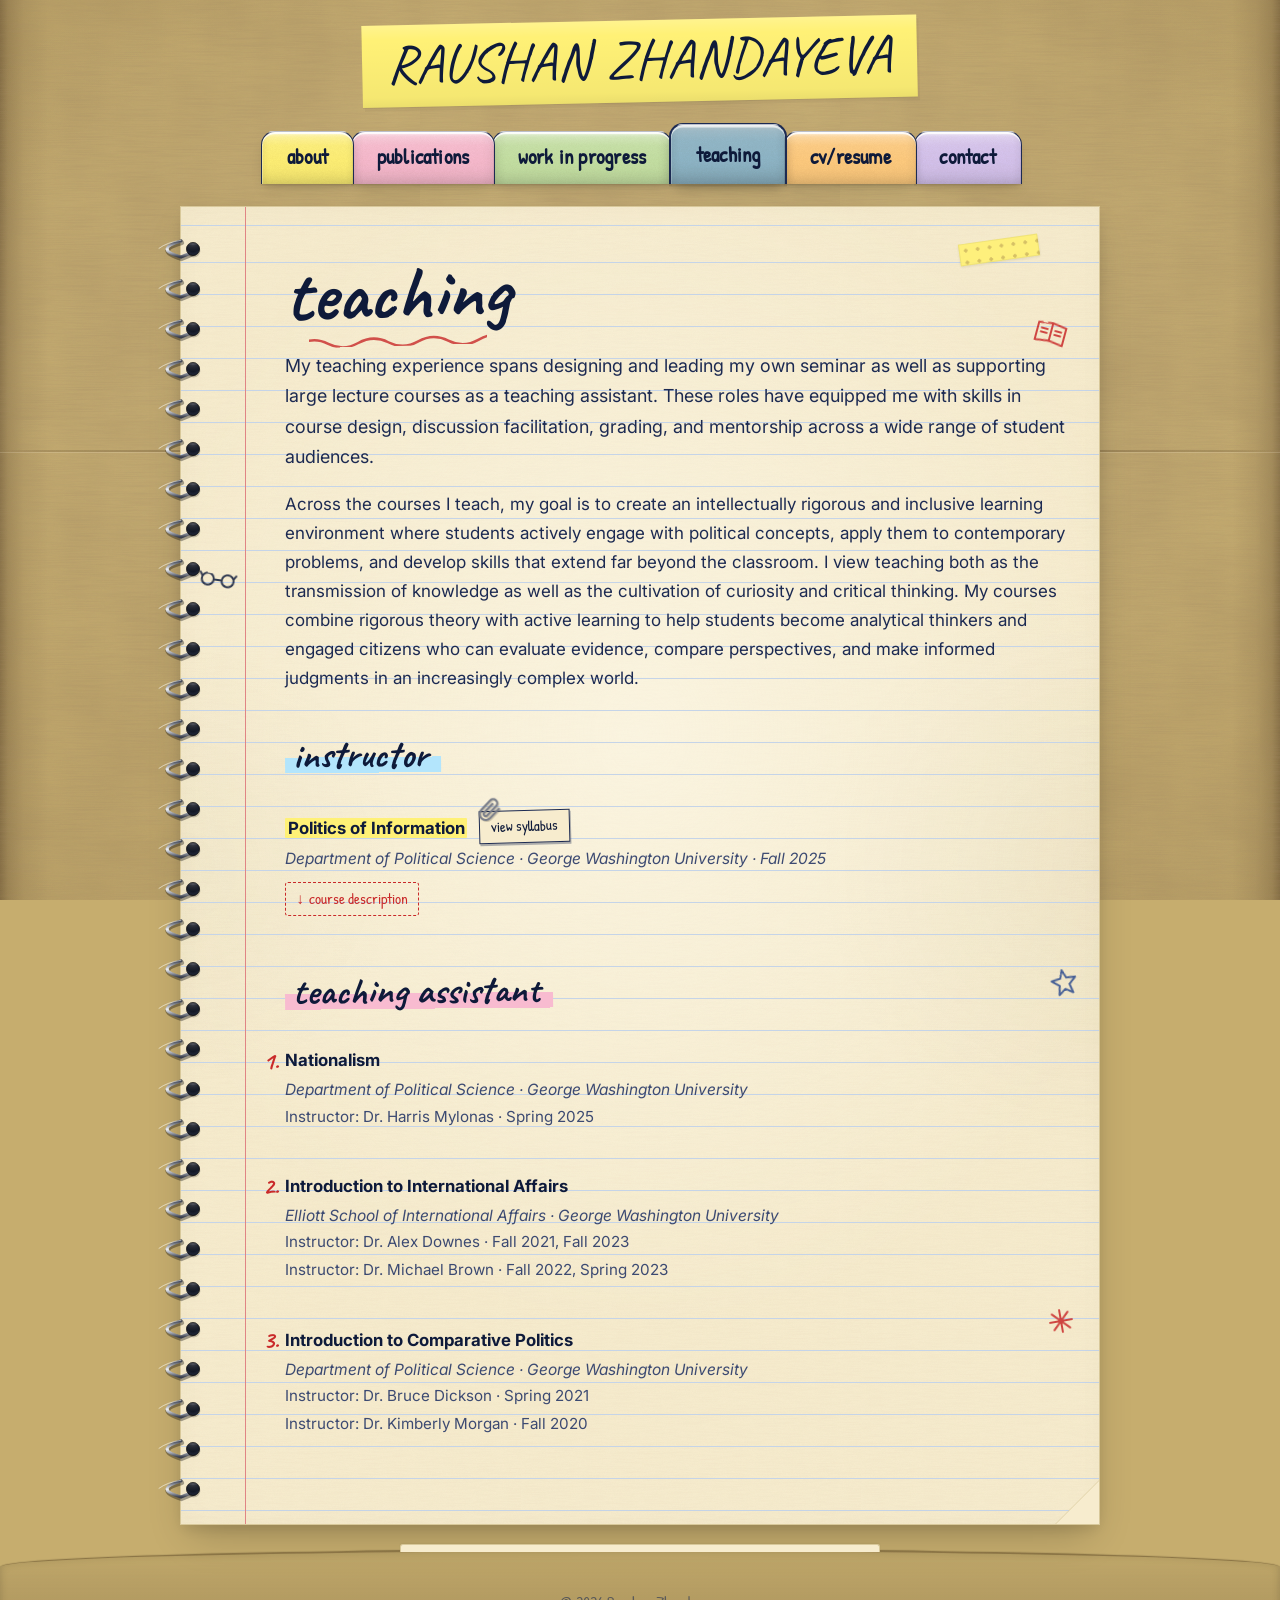
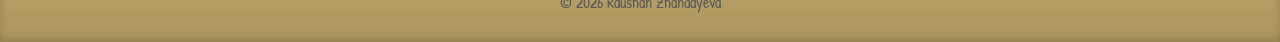
<file: teaching.html>
<!DOCTYPE html>
<html lang="en">
<head>
  <meta charset="UTF-8" />
  <meta name="viewport" content="width=device-width, initial-scale=1.0" />
  <title>Teaching — Raushan Zhandayeva</title>
  <meta name="description" content="Teaching philosophy, courses taught at George Washington University, and mentorship experience." />
  <link rel="icon" type="image/svg+xml" href="favicon.svg" />
  <meta property="og:type" content="website" />
  <meta property="og:url" content="https://zhandayeva.com/teaching.html" />
  <meta property="og:title" content="Teaching — Raushan Zhandayeva" />
  <meta property="og:description" content="Teaching philosophy, courses, and mentorship at George Washington University." />
  <meta name="twitter:card" content="summary" />
  <meta name="twitter:title" content="Teaching — Raushan Zhandayeva" />
  <meta name="twitter:description" content="Teaching philosophy, courses, and mentorship at George Washington University." />
  <link rel="preconnect" href="https://fonts.googleapis.com">
  <link rel="preconnect" href="https://fonts.gstatic.com" crossorigin>
  <link href="https://fonts.googleapis.com/css2?family=Caveat:wght@500;600;700&family=Cormorant+Garamond:wght@500;600;700&family=Inter:wght@400;500;600;700&family=Patrick+Hand&family=Permanent+Marker&display=swap" rel="stylesheet">
  <link rel="stylesheet" href="styles.css" />
</head>
<body>
  <header class="site-header">
    <div class="site-header__inner">
      <a class="site-title" href="index.html">RAUSHAN ZHANDAYEVA</a>
      <nav class="site-nav" aria-label="Primary">
        <a href="index.html">about</a>
        <a href="publications.html">publications</a>
        <a href="work-in-progress.html">work in progress</a>
        <a href="teaching.html" aria-current="page">teaching</a>
        <a href="cv.html">cv/resume</a>
        <a href="contact.html">contact</a>
      </nav>
    </div>
  </header>

  <div class="page">
    <div class="page-content">

    <svg width="0" height="0" style="position:absolute" aria-hidden="true">
      <defs>
        <filter id="sketchy" x="-8%" y="-8%" width="116%" height="116%">
          <feTurbulence type="fractalNoise" baseFrequency="0.045" numOctaves="2" seed="4" result="n"/>
          <feDisplacementMap in="SourceGraphic" in2="n" scale="1.8"/>
        </filter>
      </defs>
    </svg>

    <span class="scribble scribble--book" style="top: 110px; right: 30px; --rot: 15deg;" aria-hidden="true">
      <svg viewBox="0 0 36 30" filter="url(#sketchy)" fill="none" stroke="currentColor" stroke-width="2" stroke-linecap="round" stroke-linejoin="round"><path d="M 4 8 L 4 26 L 18 24 L 32 26 L 32 8 L 18 6 Z"/><line x1="18" y1="6" x2="18" y2="24"/><line x1="8" y1="13" x2="14" y2="13"/><line x1="8" y1="17" x2="14" y2="17"/><line x1="22" y1="13" x2="28" y2="13"/><line x1="22" y1="17" x2="28" y2="17"/></svg>
    </span>

    <span class="washi-tape washi-tape--dot" style="top: 32px; right: 60px; --rot: -8deg; width: 80px;"></span>

    <span class="scribble scribble--star" style="top: 760px; right: 20px; --rot: -12deg;" aria-hidden="true">
      <svg viewBox="0 0 30 30" filter="url(#sketchy)" fill="none" stroke="currentColor" stroke-width="2" stroke-linecap="round" stroke-linejoin="round"><path d="M 15 3 L 18 11 L 27 12 L 20 18 L 22 27 L 15 22 L 8 27 L 10 18 L 3 12 L 12 11 Z"/></svg>
    </span>

    <span class="scribble scribble--glasses" style="top: 360px; left: 18px; --rot: 8deg;" aria-hidden="true">
      <svg viewBox="0 0 38 22" filter="url(#sketchy)" fill="none" stroke="currentColor" stroke-width="2" stroke-linecap="round" stroke-linejoin="round"><circle cx="9" cy="13" r="6"/><circle cx="29" cy="13" r="6"/><line x1="15" y1="13" x2="23" y2="13"/><line x1="3" y1="10" x2="1" y2="7"/><line x1="35" y1="10" x2="37" y2="7"/></svg>
    </span>

    <span class="scribble scribble--asterisk" style="top: 1100px; right: 24px; --rot: -10deg;" aria-hidden="true">
      <svg viewBox="0 0 28 28" filter="url(#sketchy)" fill="none" stroke="currentColor" stroke-width="2" stroke-linecap="round" stroke-linejoin="round"><line x1="14" y1="3" x2="14" y2="25"/><line x1="3" y1="14" x2="25" y2="14"/><line x1="6" y1="6" x2="22" y2="22"/><line x1="22" y1="6" x2="6" y2="22"/></svg>
    </span>

    <main>
    <h1 class="page-title">teaching</h1>

    <p class="lead">
      My teaching experience spans designing and leading my own seminar as well as supporting large lecture courses as a teaching assistant. These roles have equipped me with skills in course design, discussion facilitation, grading, and mentorship across a wide range of student audiences.
    </p>

    <p>
      Across the courses I teach, my goal is to create an intellectually rigorous and inclusive learning environment where students actively engage with political concepts, apply them to contemporary problems, and develop skills that extend far beyond the classroom. I view teaching 
both as the transmission of knowledge as well as the cultivation of curiosity and critical thinking. My courses combine rigorous theory with active learning to help students become analytical thinkers and engaged citizens who can evaluate evidence, compare perspectives, and make informed judgments in an increasingly complex world.
    </p>

    <h2>instructor</h2>
    <ul class="item-list">
      <li class="featured">
        <span class="title"><mark class="yellow">Politics of Information</mark> <a class="syllabus-inline" href="syllabus-politics-of-information.pdf" target="_blank" rel="noopener">view syllabus</a></span>
        <span class="meta">Department of Political Science &middot; George Washington University &middot; Fall 2025</span>
        <details class="abstract">
          <summary>course description</summary>
          <div class="abstract-content">
            <p>Information has become a cornerstone of politics, frequently referred to as the &ldquo;new oil&rdquo;, a strategic resource leveraged by states, companies, and citizens to achieve their goals. While this has been true for centuries, the widespread prevalence of global information networks and digital technologies, including social media and artificial intelligence, has amplified its importance. How does information shape political behavior, governance, and global power? How do digital technologies change opportunities and risks in the political arena?</p>
            <p>This course explores these questions by examining the intersection of information, technology, and politics. We analyze how information is created, disseminated, and controlled in various political contexts and investigate the challenges posed by disinformation, polarization, digital surveillance, and artificial intelligence. Drawing on academic articles, journalistic pieces, and global examples, we examine how these phenomena impact public opinion, democracy, and global governance. Additionally, we explore whether and how these challenges can be addressed.</p>
          </div>
        </details>
      </li>
    </ul>

    <h2>teaching assistant</h2>
    <ul class="item-list">
      <li>
        <span class="title">Nationalism</span>
        <span class="meta">Department of Political Science &middot; George Washington University</span>
        <span class="authors">Instructor: Dr. Harris Mylonas &middot; Spring 2025</span>
      </li>
      <li>
        <span class="title">Introduction to International Affairs</span>
        <span class="meta">Elliott School of International Affairs &middot; George Washington University</span>
        <span class="authors">Instructor: Dr. Alex Downes &middot; Fall 2021, Fall 2023</span>
        <span class="authors">Instructor: Dr. Michael Brown &middot; Fall 2022, Spring 2023</span>
      </li>
      <li>
        <span class="title">Introduction to Comparative Politics</span>
        <span class="meta">Department of Political Science &middot; George Washington University</span>
        <span class="authors">Instructor: Dr. Bruce Dickson &middot; Spring 2021</span>
        <span class="authors">Instructor: Dr. Kimberly Morgan &middot; Fall 2020</span>
      </li>
    </ul>

  </main>
  </div>

  </div>

  <footer class="site-footer">
    &copy; <span id="year"></span> Raushan Zhandayeva
    <script>document.getElementById('year').textContent = new Date().getFullYear();</script>
  </footer>
  <script src="site.js" defer></script>
</body>
</html>
</file>
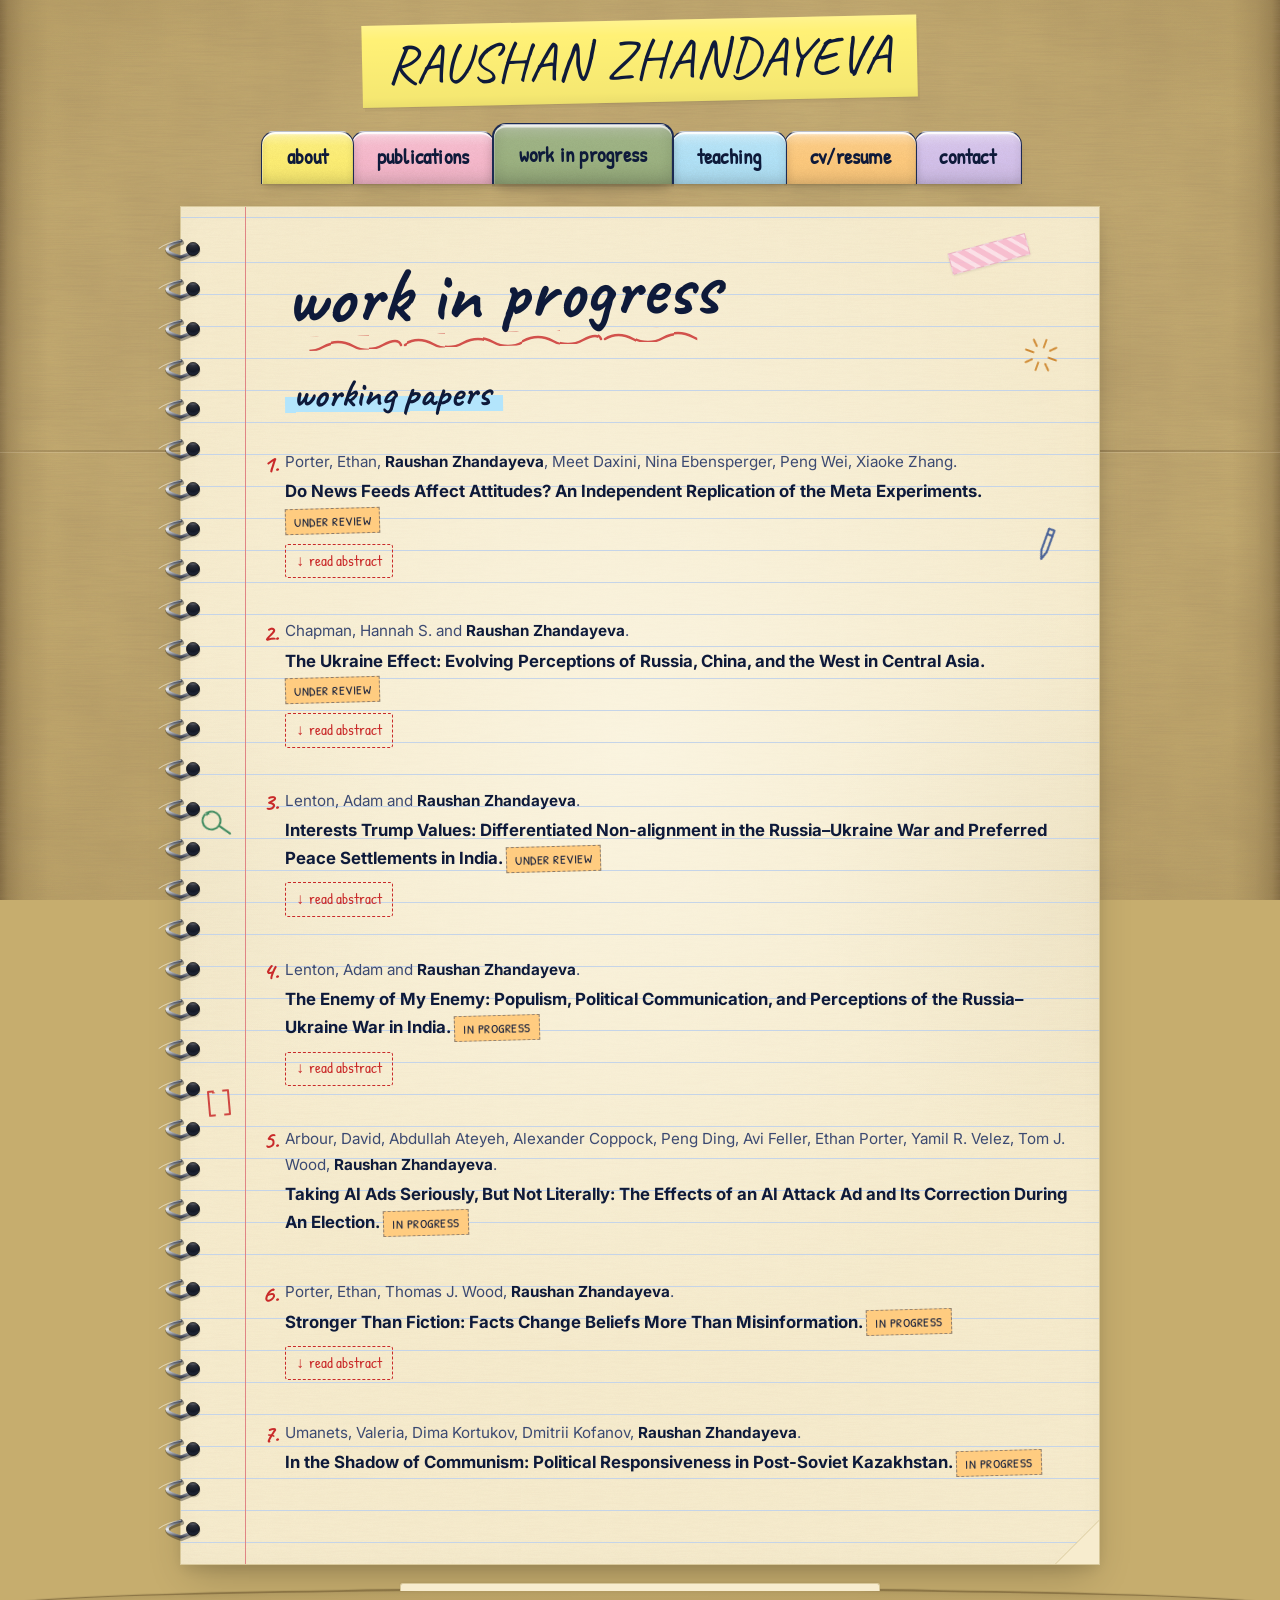
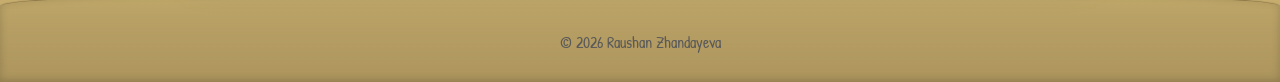
<file: work-in-progress.html>
<!DOCTYPE html>
<html lang="en">
<head>
  <meta charset="UTF-8" />
  <meta name="viewport" content="width=device-width, initial-scale=1.0" />
  <title>Work in Progress — Raushan Zhandayeva</title>
  <meta name="description" content="Working papers and ongoing research projects on political communication, public opinion, and post-Soviet politics." />
  <link rel="icon" type="image/svg+xml" href="favicon.svg" />
  <meta property="og:type" content="website" />
  <meta property="og:url" content="https://zhandayeva.com/work-in-progress.html" />
  <meta property="og:title" content="Work in Progress — Raushan Zhandayeva" />
  <meta property="og:description" content="Working papers and ongoing research projects on political communication, public opinion, and post-Soviet politics." />
  <meta name="twitter:card" content="summary" />
  <meta name="twitter:title" content="Work in Progress — Raushan Zhandayeva" />
  <meta name="twitter:description" content="Working papers and ongoing research projects on political communication, public opinion, and post-Soviet politics." />
  <link rel="preconnect" href="https://fonts.googleapis.com">
  <link rel="preconnect" href="https://fonts.gstatic.com" crossorigin>
  <link href="https://fonts.googleapis.com/css2?family=Caveat:wght@500;600;700&family=Cormorant+Garamond:wght@500;600;700&family=Inter:wght@400;500;600;700&family=Patrick+Hand&family=Permanent+Marker&display=swap" rel="stylesheet">
  <link rel="stylesheet" href="styles.css" />
</head>
<body>
  <header class="site-header">
    <div class="site-header__inner">
      <a class="site-title" href="index.html">RAUSHAN ZHANDAYEVA</a>
      <nav class="site-nav" aria-label="Primary">
        <a href="index.html">about</a>
        <a href="publications.html">publications</a>
        <a href="work-in-progress.html" aria-current="page">work in progress</a>
        <a href="teaching.html">teaching</a>
        <a href="cv.html">cv/resume</a>
        <a href="contact.html">contact</a>
      </nav>
    </div>
  </header>

  <div class="page">
    <div class="page-content">

    <svg width="0" height="0" style="position:absolute" aria-hidden="true">
      <defs>
        <filter id="sketchy" x="-8%" y="-8%" width="116%" height="116%">
          <feTurbulence type="fractalNoise" baseFrequency="0.045" numOctaves="2" seed="4" result="n"/>
          <feDisplacementMap in="SourceGraphic" in2="n" scale="1.8"/>
        </filter>
      </defs>
    </svg>

    <span class="scribble scribble--burst" style="top: 130px; right: 40px; --rot: 20deg;" aria-hidden="true">
      <svg viewBox="0 0 36 36" filter="url(#sketchy)" fill="none" stroke="currentColor" stroke-width="1.8" stroke-linecap="round" stroke-linejoin="round"><line x1="18" y1="2" x2="18" y2="10"/><line x1="18" y1="26" x2="18" y2="34"/><line x1="2" y1="18" x2="10" y2="18"/><line x1="26" y1="18" x2="34" y2="18"/><line x1="6" y1="6" x2="11" y2="11"/><line x1="25" y1="25" x2="30" y2="30"/><line x1="6" y1="30" x2="11" y2="25"/><line x1="25" y1="11" x2="30" y2="6"/></svg>
    </span>

    <span class="washi-tape washi-tape--wip-corner"></span>

    <span class="scribble scribble--magnifier" style="top: 600px; left: 18px; --rot: -10deg;" aria-hidden="true">
      <svg viewBox="0 0 32 32" filter="url(#sketchy)" fill="none" stroke="currentColor" stroke-width="2" stroke-linecap="round" stroke-linejoin="round"><circle cx="13" cy="13" r="9"/><line x1="20" y1="20" x2="29" y2="29"/></svg>
    </span>

    <span class="scribble scribble--pencil" style="top: 320px; right: 36px; --rot: -25deg;" aria-hidden="true">
      <svg viewBox="0 0 32 32" filter="url(#sketchy)" fill="none" stroke="currentColor" stroke-width="2" stroke-linecap="round" stroke-linejoin="round"><path d="M 4 28 L 8 20 L 24 4 L 28 8 L 12 24 Z"/><line x1="20" y1="8" x2="24" y2="12"/></svg>
    </span>

    <span class="scribble scribble--brackets" style="top: 880px; left: 24px; --rot: -5deg;" aria-hidden="true">
      <svg viewBox="0 0 28 32" filter="url(#sketchy)" fill="none" stroke="currentColor" stroke-width="2" stroke-linecap="round" stroke-linejoin="round"><path d="M 9 4 L 4 4 L 4 28 L 9 28"/><path d="M 19 4 L 24 4 L 24 28 L 19 28"/></svg>
    </span>

    <main>
    <h1 class="page-title">work in progress</h1>

    <h2>working papers</h2>
    <ul class="item-list">
      <li>
        <span class="authors">Porter, Ethan, <strong>Raushan Zhandayeva</strong>, Meet Daxini, Nina Ebensperger, Peng Wei, Xiaoke Zhang.</span>
        <span class="title">Do News Feeds Affect Attitudes? An Independent Replication of the Meta Experiments. <span class="tag">Under Review</span></span>
        <details class="abstract">
          <summary>read abstract</summary>
          <div class="abstract-content">As traditional media has collapsed, more Americans than ever before report receiving their news via social media. This trend has sparked grave concern, in part on the assumption that social media news feeds drive a host of unwelcome outcomes, especially polarization and misinformation. Much existing research about the effects of social media news feeds, however, has been carried out in coordination with social media companies, leading to questions about research independence. To circumvent such concerns, we build and study a simulated, open-source version of a social media news feed. We focus on climate change, an issue often tied to polarization and misinformation. In pre-registered experiments, we randomly vary the quality of climate change-related news that participants see in their simulated news feed. Despite the realistic nature of our news feed and ample statistical power, exposure to high-quality news feeds did not change attitudes.</div>
        </details>
      </li>

      <li>
        <span class="authors">Chapman, Hannah S. and <strong>Raushan Zhandayeva</strong>.</span>
        <span class="title">The Ukraine Effect: Evolving Perceptions of Russia, China, and the West in Central Asia. <span class="tag">Under Review</span></span>
        <details class="abstract">
          <summary>read abstract</summary>
          <div class="abstract-content">This study examines how proximate conflicts shape public attitudes toward foreign countries in non-combatant states. Using survey data from Kazakhstan and Kyrgyzstan collected both before and after Russia's 2022 invasion of Ukraine, we leverage this geopolitical shock to identify shifts in public sentiment toward major powers. We find that favorable views of Russia declined in both countries after the invasion, with Kazakhstan experiencing a more pronounced drop. This decline is primarily driven by titular ethnic groups. Economic ties through remittances and media usage showed limited influence on attitudes. Attitudes toward the USA remained stable. Meanwhile, favorable views of China increased substantially, particularly in Kazakhstan where China surpassed Russia as the most positively viewed foreign power. These findings demonstrate how proximate conflict triggers both a reassessment of the aggressor and a broader recalibration of partnership preferences in non-combatant states.</div>
        </details>
      </li>

      <li>
        <span class="authors">Lenton, Adam and <strong>Raushan Zhandayeva</strong>.</span>
        <span class="title">Interests Trump Values: Differentiated Non-alignment in the Russia&ndash;Ukraine War and Preferred Peace Settlements in India. <span class="tag">Under Review</span></span>
        <details class="abstract">
          <summary>read abstract</summary>
          <div class="abstract-content">What shapes global attitudes towards the Russia&ndash;Ukraine War? Existing scholarship has emphasized both pragmatic, interest-driven explanations for Global South states' non-alignment as well as a shared ideological affinity with Moscow's anti-colonial and anti-Western positioning. We still know relatively little, however, about the bottom-up attitudes towards the war, as well as whether explanations for states' foreign policies are congruent with public opinion more broadly. To address these gaps we examine the case of Russia&ndash;India relations, including a preregistered survey conducted in summer 2025 evaluating support for hypothetical peace outcomes. We find strong evidence that material interests outweigh other considerations when it comes to preferred peace settlements. At the same time, however, respondents show little enthusiasm for outcomes that reward Russian aggression. These findings carry important implications for understanding the global dynamics of the Russia&ndash;Ukraine War and provide empirical evidence that material considerations weigh more heavily than ideology in shaping attitudes towards the war.</div>
        </details>
      </li>

      <li>
        <span class="authors">Lenton, Adam and <strong>Raushan Zhandayeva</strong>.</span>
        <span class="title">The Enemy of My Enemy: Populism, Political Communication, and Perceptions of the Russia–Ukraine War in India. <span class="tag">In Progress</span></span>
        <details class="abstract">
          <summary>read abstract</summary>
          <div class="abstract-content">What shapes public attitudes towards foreign wars? While international relations scholarship has emphasized the importance of strategic narratives and prior beliefs in explaining foreign policy preferences, studies have largely focused on attitudes towards the foreign policy of one's own state. This gap is particularly relevant during major crises such as interstate wars, when sharply divergent narratives compete for the support and sympathy of foreign audiences. We address this gap by examining public opinion towards the Russia–Ukraine War through a preregistered survey of Indian citizens conducted in summer 2025. We find that populist attitudes are the single strongest driver of support for Russian aggression abroad. Populists are more likely to view Russia's military intervention as justified and less likely to blame Russia for the outbreak of hostilities, while simultaneously viewing the United States as responsible. Populist support, we argue, is driven less by innate sympathy towards Russia or hostility towards Ukraine and more via skepticism towards the United States. Meanwhile, narrative framing effects were modest, as prior beliefs and political attitudes proved far more powerful in shaping respondents' views. These findings carry important implications for understanding the relationship between domestic politics and foreign policy attitudes, as well as providing empirical evidence that populism at home is associated with support for autocracies' aggression abroad.</div>
        </details>
      </li>

      <li>
        <span class="authors">Arbour, David, Abdullah Ateyeh, Alexander Coppock, Peng Ding, Avi Feller, Ethan Porter, Yamil R. Velez, Tom J. Wood, <strong>Raushan Zhandayeva</strong>.</span>
        <span class="title">Taking AI Ads Seriously, But Not Literally: The Effects of an AI Attack Ad and Its Correction During An Election. <span class="tag">In Progress</span></span>
      </li>

      <li>
        <span class="authors">Porter, Ethan, Thomas J. Wood, <strong>Raushan Zhandayeva</strong>.</span>
        <span class="title">Stronger Than Fiction: Facts Change Beliefs More Than Misinformation. <span class="tag">In Progress</span></span>
        <details class="abstract">
          <summary>read abstract</summary>
          <div class="abstract-content">By one common telling, misinformation represents an urgent threat with pernicious consequences for beliefs and behaviors, which facts have little chance to counteract. Meta-analysis of experiments spanning 17 countries, 80,000 participants and more than 130 issues upends this account. The effect of factually accurate information on belief accuracy is almost three times larger than the effect of misinformation. The positive effect of facts on belief accuracy is nearly universal, observed in every experiment but one and among subgroups most expected to resist. The effects of both factually accurate and inaccurate information on attitudes and behaviors are far smaller; the effect of misinformation on attitudes is indistinguishable from zero. Our findings are robust to the inclusion of other studies and modeling strategies. Concerns about citizens' receptivity to facts are not warranted by evidence &mdash; and any crisis of misinformation is better explained by structural forces than features of individual psychology.</div>
        </details>
      </li>

      <li>
        <span class="authors">Umanets, Valeria, Dima Kortukov, Dmitrii Kofanov, <strong>Raushan Zhandayeva</strong>.</span>
        <span class="title">In the Shadow of Communism: Political Responsiveness in Post-Soviet Kazakhstan. <span class="tag">In Progress</span></span>
      </li>
    </ul>
  </main>
  </div>

  </div>

  <footer class="site-footer">
    &copy; <span id="year"></span> Raushan Zhandayeva
    <script>document.getElementById('year').textContent = new Date().getFullYear();</script>
  </footer>
  <script src="site.js" defer></script>
</body>
</html>
</file>
<file: styles.css>
/* ============================================================
   Raushan Zhandayeva — academic site
   Notebook style v3: more character
   ============================================================ */

*,
*::before,
*::after {
  box-sizing: border-box;
  margin: 0;
  padding: 0;
}

:root {
  --desk:        #e8dec7;
  --paper:       #f7ecce;
  --paper-edge:  #d8c89a;
  --rule-line:   #c5d4e8;
  --margin-red:  #e08585;

  --ink:         #1c2a52;
  --ink-deep:    #0e1a3a;
  --ink-soft:    #3c4a72;
  --pen-red:     #c92a2a;
  --pen-red-soft:#d35b5b;
  --pencil:      #5a5a5a;

  --hl-yellow:        #fff176;
  --hl-yellow-strong: #ffd60a;
  --hl-pink:  #f8bbd0;
  --hl-green: #c5e1a5;
  --hl-blue:  #b3e5fc;
  --hl-orange:#ffcc80;

  --max-width: 920px;
  --hand:  "Caveat", "Bradley Hand", cursive;
  --hand2: "Patrick Hand", "Comic Sans MS", cursive;
  --serif: "Cormorant Garamond", Georgia, "Times New Roman", serif;
  --sans:  "Inter", -apple-system, BlinkMacSystemFont, "Segoe UI", Roboto, Helvetica, Arial, sans-serif;

  --grain: url("data:image/svg+xml;utf8,<svg xmlns='http://www.w3.org/2000/svg' width='240' height='240'><filter id='n'><feTurbulence type='fractalNoise' baseFrequency='0.9' numOctaves='2' stitchTiles='stitch'/><feColorMatrix values='0 0 0 0 0.55 0 0 0 0 0.45 0 0 0 0 0.30 0 0 0 0.05 0'/></filter><rect width='100%25' height='100%25' filter='url(%23n)'/></svg>");

  --paper-tex: url("data:image/svg+xml;utf8,<svg xmlns='http://www.w3.org/2000/svg' width='340' height='340'><filter id='fb'><feTurbulence type='turbulence' baseFrequency='0.035 0.8' numOctaves='2' stitchTiles='stitch' seed='2'/><feColorMatrix values='0 0 0 0 0.40 0 0 0 0 0.30 0 0 0 0 0.18 0 0 0 0.05 0'/></filter><filter id='gn'><feTurbulence type='fractalNoise' baseFrequency='1.3' numOctaves='3' stitchTiles='stitch' seed='5'/><feColorMatrix values='0 0 0 0 0.55 0 0 0 0 0.42 0 0 0 0 0.25 0 0 0 0.06 0'/></filter><rect width='100%25' height='100%25' filter='url(%23fb)'/><rect width='100%25' height='100%25' filter='url(%23gn)'/></svg>");

  --coffee: url("data:image/svg+xml;utf8,<svg xmlns='http://www.w3.org/2000/svg' viewBox='0 0 200 200'><circle cx='100' cy='100' r='70' fill='none' stroke='%23a55a2c' stroke-width='6' stroke-dasharray='220 60' opacity='0.45'/><circle cx='100' cy='100' r='62' fill='none' stroke='%23a55a2c' stroke-width='3' stroke-dasharray='180 80' opacity='0.35'/></svg>");

  --arrow: url("data:image/svg+xml;utf8,<svg xmlns='http://www.w3.org/2000/svg' viewBox='0 0 220 110'><path d='M10 70 Q 60 10 130 40 T 200 60' fill='none' stroke='%23c92a2a' stroke-width='3' stroke-linecap='round'/><path d='M188 50 L 205 60 L 188 72' fill='none' stroke='%23c92a2a' stroke-width='3' stroke-linecap='round' stroke-linejoin='round'/></svg>");

  --squiggle: url("data:image/svg+xml;utf8,<svg xmlns='http://www.w3.org/2000/svg' viewBox='0 0 200 14'><path d='M2 10 Q 15 2 30 10 T 60 10 T 90 10 T 120 10 T 150 10 T 180 10 T 198 10' fill='none' stroke='%23c92a2a' stroke-width='2.5' stroke-linecap='round'/></svg>");

  --squiggle-divider: url("data:image/svg+xml;utf8,<svg xmlns='http://www.w3.org/2000/svg' viewBox='0 0 200 8'><path d='M2 5 Q 12 1 24 5 T 48 5 T 72 5 T 96 5 T 120 5 T 144 5 T 168 5 T 192 5 T 198 5' fill='none' stroke='%231c2a52' stroke-width='1.2' stroke-opacity='0.4' stroke-linecap='round'/></svg>");
}

html { scroll-behavior: smooth; }
html, body { overflow-x: hidden; }

body {
  background-color: #c6ad6e;
  background-image:
    /* fiber + grain + crinkle wrinkles */
    url("data:image/svg+xml;utf8,<svg xmlns='http://www.w3.org/2000/svg' width='420' height='420'><filter id='fb'><feTurbulence type='turbulence' baseFrequency='0.018 0.55' numOctaves='2' stitchTiles='stitch' seed='3'/><feColorMatrix values='0 0 0 0 0.40  0 0 0 0 0.28  0 0 0 0 0.14  0 0 0 0.30 0'/></filter><filter id='gn'><feTurbulence type='fractalNoise' baseFrequency='1.0' numOctaves='3' stitchTiles='stitch' seed='6'/><feColorMatrix values='0 0 0 0 0.30  0 0 0 0 0.20  0 0 0 0 0.10  0 0 0 0.22 0'/></filter><filter id='crk'><feTurbulence type='fractalNoise' baseFrequency='0.012' numOctaves='3' stitchTiles='stitch' seed='9'/><feColorMatrix values='0 0 0 0 0.25  0 0 0 0 0.16  0 0 0 0 0.08  0 0 0 0.20 0'/></filter><rect width='100%25' height='100%25' filter='url(%23fb)'/><rect width='100%25' height='100%25' filter='url(%23gn)'/><rect width='100%25' height='100%25' filter='url(%23crk)'/></svg>"),
    /* warm light wash near the top */
    radial-gradient(ellipse 90% 80% at 50% 40%, rgba(255, 240, 200, 0.20), transparent 70%),
    /* darker vignette toward edges */
    radial-gradient(ellipse 100% 100% at 50% 50%, transparent 55%, rgba(80, 60, 30, 0.22)),
    /* visible folder edge band on the left */
    linear-gradient(to right,
      rgba(70, 50, 25, 0.50) 0,
      rgba(70, 50, 25, 0.28) 8px,
      rgba(70, 50, 25, 0.10) 24px,
      transparent 48px),
    /* visible folder edge band on the right */
    linear-gradient(to left,
      rgba(70, 50, 25, 0.50) 0,
      rgba(70, 50, 25, 0.28) 8px,
      rgba(70, 50, 25, 0.10) 24px,
      transparent 48px);
  background-attachment: fixed, fixed, fixed, fixed, fixed;
  color: var(--ink);
  font-family: var(--sans);
  font-size: 17px;
  line-height: 1.7;
  -webkit-font-smoothing: antialiased;
  -moz-osx-font-smoothing: grayscale;
  min-height: 100vh;
  display: flex;
  flex-direction: column;
}

::selection { background: var(--hl-yellow); color: var(--ink-deep); }

/* ---------- Hyperlinks: highlighter wipe ---------- */
a {
  color: var(--ink-deep);
  font-weight: 600;
  text-decoration: none;
  background-image: linear-gradient(transparent 50%, var(--hl-yellow) 50%, var(--hl-yellow) 92%, transparent 92%);
  padding: 0 0.12em;
  transition: background-color 0.2s ease, color 0.2s ease;
  word-break: break-word;
}

a:hover,
a:focus-visible {
  background-image: linear-gradient(var(--hl-yellow-strong), var(--hl-yellow-strong));
  color: var(--ink-deep);
  outline: none;
  animation: hl-wipe 0.35s ease-out;
}

@keyframes hl-wipe {
  from { background-size: 0 100%; background-repeat: no-repeat; }
  to   { background-size: 100% 100%; background-repeat: no-repeat; }
}

/* ===== Horizontal fold seam across the manila folder ===== */
body::before {
  content: "";
  position: fixed;
  top: 50%;
  left: 0;
  right: 0;
  height: 2px;
  background: linear-gradient(to right,
    transparent 0,
    rgba(70, 50, 25, 0.18) 4%,
    rgba(60, 40, 20, 0.42) 50%,
    rgba(70, 50, 25, 0.18) 96%,
    transparent 100%);
  z-index: 0;
  pointer-events: none;
  box-shadow: 0 1px 0 rgba(255, 245, 220, 0.18);
}

/* ===== "Open the folder" entrance animation on the page ===== */
@keyframes folder-open {
  from {
    opacity: 0;
    transform: perspective(900px) rotateX(8deg) translateY(18px);
  }
  to {
    opacity: 1;
    transform: perspective(900px) rotateX(0) translateY(0);
  }
}

.page {
  animation: folder-open 0.55s cubic-bezier(0.4, 0, 0.2, 1) both;
  transform-origin: top center;
}


a:focus-visible { outline: 2px dashed var(--ink); outline-offset: 2px; }

/* ---------- Header ---------- */
.site-header {
  position: sticky;
  top: 0;
  z-index: 100;
  background-color: #c6ad6e;
  background-image:
    url("data:image/svg+xml;utf8,<svg xmlns='http://www.w3.org/2000/svg' width='420' height='420'><filter id='fb'><feTurbulence type='turbulence' baseFrequency='0.018 0.55' numOctaves='2' stitchTiles='stitch' seed='3'/><feColorMatrix values='0 0 0 0 0.40  0 0 0 0 0.28  0 0 0 0 0.14  0 0 0 0.30 0'/></filter><filter id='gn'><feTurbulence type='fractalNoise' baseFrequency='1.0' numOctaves='3' stitchTiles='stitch' seed='6'/><feColorMatrix values='0 0 0 0 0.30  0 0 0 0 0.20  0 0 0 0 0.10  0 0 0 0.22 0'/></filter><filter id='crk'><feTurbulence type='fractalNoise' baseFrequency='0.012' numOctaves='3' stitchTiles='stitch' seed='9'/><feColorMatrix values='0 0 0 0 0.25  0 0 0 0 0.16  0 0 0 0 0.08  0 0 0 0.20 0'/></filter><rect width='100%25' height='100%25' filter='url(%23fb)'/><rect width='100%25' height='100%25' filter='url(%23gn)'/><rect width='100%25' height='100%25' filter='url(%23crk)'/></svg>"),
    radial-gradient(ellipse 90% 80% at 50% 40%, rgba(255, 240, 200, 0.20), transparent 70%),
    radial-gradient(ellipse 100% 100% at 50% 50%, transparent 55%, rgba(80, 60, 30, 0.22)),
    linear-gradient(to right,
      rgba(70, 50, 25, 0.50) 0,
      rgba(70, 50, 25, 0.28) 8px,
      rgba(70, 50, 25, 0.10) 24px,
      transparent 48px),
    linear-gradient(to left,
      rgba(70, 50, 25, 0.50) 0,
      rgba(70, 50, 25, 0.28) 8px,
      rgba(70, 50, 25, 0.10) 24px,
      transparent 48px);
  background-attachment: fixed, fixed, fixed, fixed, fixed;
  border-bottom: none;
  box-shadow: none;
}

.site-header::before { content: none; }
.site-header::after { content: none; }

.site-header__inner {
  max-width: var(--max-width);
  margin: 0 auto;
  padding: 1.6rem 1.5rem 0;
  text-align: center;
}

.site-title {
  font-family: "Permanent Marker", "Caveat", cursive;
  font-weight: 400;
  font-size: clamp(2.4rem, 5.2vw, 3.4rem);
  line-height: 1.1;
  letter-spacing: 0.02em;
  color: var(--ink-deep);
  text-decoration: none;
  /* yellow highlighter swatch covering the text */
  background: var(--hl-yellow);
  background-image: linear-gradient(
    to bottom,
    rgba(255, 255, 255, 0.18) 0,
    rgba(255, 255, 255, 0) 18%,
    rgba(0, 0, 0, 0.04) 88%,
    rgba(0, 0, 0, 0.08) 100%
  );
  box-shadow:
    0 1px 0 rgba(0, 0, 0, 0.06),
    2px 4px 0 rgba(0, 0, 0, 0.04);
  display: inline-block;
  margin-bottom: 0.4rem;
  padding: 0.18em 0.45em 0.22em;
  transform: rotate(-1.2deg);
  transform-origin: 0 100%;
}

.site-title:hover, .site-title:focus-visible {
  background: var(--hl-yellow);
  color: var(--ink-deep);
}

.site-nav {
  display: flex;
  flex-wrap: wrap;
  align-items: flex-end;
  justify-content: center;
  margin-top: 0.6rem;
  margin-bottom: -2px;
  padding-left: 0;
}

.site-nav a {
  font-family: var(--hand2);
  font-size: 1.3rem;
  font-weight: 600;
  letter-spacing: 0.01em;
  color: var(--ink-deep);
  background-color: var(--paper);
  /* layered: subtle side shading + light-from-above + very light fiber */
  background-image:
    /* side-edge thickness (very faint vertical shading) */
    linear-gradient(to right,
      rgba(0, 0, 0, 0.04) 0,
      rgba(0, 0, 0, 0) 8%,
      rgba(0, 0, 0, 0) 92%,
      rgba(0, 0, 0, 0.04) 100%),
    /* top highlight + bottom shade */
    linear-gradient(to bottom,
      rgba(255, 255, 255, 0.65) 0,
      rgba(255, 255, 255, 0.25) 10%,
      rgba(255, 255, 255, 0.06) 26%,
      rgba(0, 0, 0, 0) 55%,
      rgba(0, 0, 0, 0.03) 88%,
      rgba(0, 0, 0, 0.06) 100%),
    /* very subtle fiber grain only */
    url("data:image/svg+xml;utf8,<svg xmlns='http://www.w3.org/2000/svg' width='160' height='160'><filter id='gn'><feTurbulence type='fractalNoise' baseFrequency='1.6' numOctaves='2' stitchTiles='stitch' seed='8'/><feColorMatrix values='0 0 0 0 0.40  0 0 0 0 0.30  0 0 0 0 0.16  0 0 0 0.12 0'/></filter><rect width='100%25' height='100%25' filter='url(%23gn)'/></svg>");
  background-size: auto, auto, 160px 160px;
  background-blend-mode: normal, normal, multiply;
  border: 1.5px solid var(--ink);
  border-bottom: none;
  border-top-left-radius: 14px;
  border-top-right-radius: 14px;
  padding: 0.85rem 1.55rem 1.05rem;
  margin: 0 -3px 0 0;
  text-decoration: none;
  display: inline-block;
  line-height: 1;
  transition: transform 0.18s ease, padding 0.18s ease, box-shadow 0.18s ease;
  animation: none;
  position: relative;
  z-index: 1;
  /* paper thickness + 3D depth: top edge highlight, side hints, bottom shade, lifted drop shadow */
  box-shadow:
    inset 0 2px 0 rgba(255, 255, 255, 0.78),
    inset 1px 0 0 rgba(255, 255, 255, 0.28),
    inset -1px 0 0 rgba(0, 0, 0, 0.06),
    inset 0 -12px 14px -9px rgba(0, 0, 0, 0.13),
    0 1.5px 0 rgba(0, 0, 0, 0.07),
    0 4px 6px -2px rgba(0, 0, 0, 0.10),
    0 9px 16px -5px rgba(0, 0, 0, 0.12);
}

/* tiny "tab fold" highlight at the very top — paper catches light along its top edge */
.site-nav a::before {
  content: "";
  position: absolute;
  left: 6px;
  right: 6px;
  top: -1px;
  height: 4px;
  border-top-left-radius: 12px;
  border-top-right-radius: 12px;
  background: linear-gradient(to bottom, rgba(255, 255, 255, 0.8), rgba(255, 255, 255, 0));
  pointer-events: none;
  z-index: 1;
}

/* each tab a different pastel — like color-coded folder tabs */
.site-nav a:nth-of-type(1) { background-color: var(--hl-yellow); z-index: 6; }
.site-nav a:nth-of-type(2) { background-color: var(--hl-pink);   z-index: 5; }
.site-nav a:nth-of-type(3) { background-color: var(--hl-green);  z-index: 4; }
.site-nav a:nth-of-type(4) { background-color: var(--hl-blue);   z-index: 3; }
.site-nav a:nth-of-type(5) { background-color: var(--hl-orange); z-index: 2; }
.site-nav a:nth-of-type(6) { background-color: #d6c4f0;          z-index: 1; }

.site-nav a:hover, .site-nav a:focus-visible {
  transform: translateY(-3px);
  outline: none;
  text-decoration: none;
  color: var(--ink-deep);
  animation: none;
  z-index: 8;
  box-shadow:
    inset 0 2px 0 rgba(255, 255, 255, 0.82),
    inset 1px 0 0 rgba(255, 255, 255, 0.32),
    inset -1px 0 0 rgba(0, 0, 0, 0.06),
    inset 0 -12px 14px -9px rgba(0, 0, 0, 0.13),
    0 2px 0 rgba(0, 0, 0, 0.08),
    0 7px 11px -3px rgba(0, 0, 0, 0.16),
    0 14px 20px -6px rgba(0, 0, 0, 0.16);
}

/* active tab — sticks up taller, reads as the "current divider" out front
   and gets a subtle dark wash so it reads slightly muted (like the sheet you've pulled up) */
.site-nav a[aria-current="page"] {
  font-weight: 800;
  padding-top: 1.2rem;
  padding-bottom: 1.15rem;
  color: var(--ink-deep);
  z-index: 9;
  border-width: 2px;
  box-shadow:
    inset 0 2.5px 0 rgba(255, 255, 255, 0.55),
    inset 1px 0 0 rgba(255, 255, 255, 0.20),
    inset -1px 0 0 rgba(0, 0, 0, 0.10),
    inset 0 0 0 1000px rgba(0, 0, 0, 0.20),
    inset 0 -14px 18px -10px rgba(0, 0, 0, 0.18),
    0 2.5px 0 rgba(0, 0, 0, 0.10),
    0 6px 10px -3px rgba(0, 0, 0, 0.18),
    0 12px 18px -6px rgba(0, 0, 0, 0.16);
}

/* ---------- Page shell ---------- */
.page {
  flex: 1;
  max-width: var(--max-width);
  width: 100%;
  margin: 1.5rem auto;
  min-height: calc(100vh - 10rem);
  display: flex;
  flex-direction: column;
  position: relative;
  background-color: var(--paper);
  background-image:
    repeating-linear-gradient(
      to bottom,
      transparent 0,
      transparent 31px,
      var(--rule-line) 31px,
      var(--rule-line) 32px
    ),
    radial-gradient(ellipse 75% 60% at 50% 40%, rgba(255, 252, 240, 0.55), transparent 75%),
    radial-gradient(circle at 100% 50%, rgba(120, 100, 60, 0.06), transparent 25%),
    radial-gradient(circle at 0% 50%, rgba(120, 100, 60, 0.04), transparent 20%),
    var(--paper-tex);
  background-position: 0 1.5rem, 0 0, 0 0, 0 0, 0 0;
  border: 1px solid var(--paper-edge);
  box-shadow:
    0 18px 38px -10px rgba(0, 0, 0, 0.22),
    0 6px 14px -2px rgba(0, 0, 0, 0.10),
    inset 0 0 30px rgba(0, 0, 0, 0.025);
}

/* Red margin line */
.page::before {
  content: "";
  position: absolute;
  top: 0;
  bottom: 0;
  left: 4rem;
  width: 0;
  border-left: 1.5px solid var(--margin-red);
  pointer-events: none;
  z-index: 0;
}

/* Spiral binding — wire wraps around the page edge and threads through punched holes */
.page::after {
  content: "";
  position: absolute;
  top: 22px;
  bottom: 22px;
  left: -28px;
  width: 52px;
  background-image: url("data:image/svg+xml;utf8,<svg xmlns='http://www.w3.org/2000/svg' width='52' height='40' viewBox='0 0 52 40'><defs><radialGradient id='h' cx='50%25' cy='35%25' r='65%25'><stop offset='0%25' stop-color='%23080b14'/><stop offset='55%25' stop-color='%23131826'/><stop offset='100%25' stop-color='%23232a3c'/></radialGradient><linearGradient id='w' x1='0%25' y1='0%25' x2='0%25' y2='100%25'><stop offset='0%25' stop-color='%233a3f4d'/><stop offset='28%25' stop-color='%239ea2ad'/><stop offset='52%25' stop-color='%23eef0f5'/><stop offset='75%25' stop-color='%239ea2ad'/><stop offset='100%25' stop-color='%233a3f4d'/></linearGradient><radialGradient id='hl' cx='50%25' cy='15%25' r='55%25'><stop offset='0%25' stop-color='rgba(255,255,255,0.20)'/><stop offset='100%25' stop-color='rgba(255,255,255,0)'/></radialGradient></defs><path d='M 28 12 Q 0 20 28 28 Q 33 26 40 23' fill='none' stroke='rgba(0,0,0,0.34)' stroke-width='4.8' stroke-linecap='round' transform='translate(0.7,1.6)'/><path d='M 28 12 Q 0 20 28 28 Q 33 26 40 23' fill='none' stroke='url(%23w)' stroke-width='3.2' stroke-linecap='round'/><path d='M 28 12 Q 14 14 6 20' fill='none' stroke='%23fbfcfe' stroke-width='1' stroke-linecap='round' transform='translate(0,-0.7)' opacity='0.55'/><ellipse cx='40' cy='20.6' rx='6.7' ry='6.5' fill='rgba(0,0,0,0.22)' transform='translate(0.6,1.4)'/><circle cx='40' cy='20' r='6.5' fill='url(%23h)' stroke='%23000' stroke-width='0.5'/><circle cx='40' cy='20' r='6.5' fill='none' stroke='rgba(0,0,0,0.55)' stroke-width='1' opacity='0.75'/><line x1='40' y1='14' x2='40' y2='23' stroke='url(%23w)' stroke-width='2.4' stroke-linecap='round' opacity='0.6'/><circle cx='40' cy='20' r='6.5' fill='url(%23hl)'/><ellipse cx='40' cy='15' rx='4.5' ry='0.9' fill='rgba(255,255,255,0.08)'/></svg>");
  background-size: 52px 40px;
  background-repeat: repeat-y;
  pointer-events: none;
}

/* Dog-eared corner (decorative wrapper) — grows to fill page height */
.page-content {
  position: relative;
  flex: 1;
  display: flex;
  flex-direction: column;
}

.page-content > main {
  flex: 1;
}

.page-content::after {
  content: "";
  position: absolute;
  right: 0;
  bottom: 0;
  width: 44px;
  height: 44px;
  background:
    linear-gradient(135deg,
      transparent 0,
      transparent 50%,
      var(--paper-edge) 50%,
      var(--paper) 52%,
      var(--paper) 100%);
  box-shadow: -2px -2px 4px rgba(0, 0, 0, 0.08);
  clip-path: polygon(100% 0, 100% 100%, 0 100%);
  pointer-events: none;
}

/* Date stamp + sticky-note pin (top right) */
.page-meta {
  position: absolute;
  top: 14px;
  right: 18px;
  z-index: 3;
  text-align: right;
  pointer-events: none;
}

.date-stamp {
  display: inline-block;
  font-family: var(--hand);
  font-size: 1.3rem;
  color: var(--pen-red-soft);
  transform: rotate(2deg);
  border-bottom: 1.5px solid var(--pen-red-soft);
  padding: 0 0.35rem 0.05rem;
  line-height: 1;
}

.sticky-note {
  position: absolute;
  top: 8px;
  right: 22px;
  width: 150px;
  padding: 14px 14px 16px;
  background: var(--hl-yellow);
  font-family: var(--hand2);
  font-size: 0.95rem;
  color: var(--ink-deep);
  box-shadow:
    2px 4px 10px rgba(0, 0, 0, 0.18),
    inset 0 0 20px rgba(255, 220, 0, 0.3);
  transform: rotate(var(--rot, 4deg));
  transition: transform 0.32s cubic-bezier(0.2, 0.7, 0.3, 1),
              box-shadow 0.32s cubic-bezier(0.2, 0.7, 0.3, 1);
  z-index: 4;
  line-height: 1.35;
  transform-origin: top center;
}

@media (hover: hover) {
  .sticky-note:hover {
    transform: rotate(calc(var(--rot, 4deg) - 1.5deg)) translate(-3px, -6px) scale(1.03);
    box-shadow:
      6px 14px 22px rgba(0, 0, 0, 0.22),
      2px 4px 10px rgba(0, 0, 0, 0.10),
      inset 0 0 20px rgba(255, 220, 0, 0.35);
    z-index: 6;
  }
}

.sticky-note::before {
  content: "";
  position: absolute;
  top: -7px;
  left: 50%;
  transform: translateX(-50%) rotate(-3deg);
  width: 14px;
  height: 14px;
  background: radial-gradient(circle at 35% 35%, #ff8a80 0, #c62828 70%, #7f0000 100%);
  border-radius: 50%;
  box-shadow: 0 2px 3px rgba(0, 0, 0, 0.3);
}

.sticky-note .sticky-title {
  display: block;
  font-family: var(--hand);
  font-size: 1.25rem;
  color: var(--pen-red);
  margin-bottom: 0.2rem;
  line-height: 1;
}

main {
  padding: 3rem 1.5rem 4.5rem 6.5rem;
  position: relative;
  z-index: 1;
}

main > * { position: relative; z-index: 1; }

/* ---------- Headings ---------- */
h1.page-title {
  font-family: var(--hand);
  font-weight: 700;
  font-size: clamp(3.4rem, 7vw, 4.8rem);
  line-height: 1;
  letter-spacing: 0;
  color: var(--ink-deep);
  margin-bottom: 1.2rem;
  display: table;
  position: relative;
  transform: rotate(-1.5deg);
}

h1.page-title::after {
  content: "";
  position: absolute;
  left: 0.3em;
  right: 0.3em;
  bottom: -0.18em;
  height: 14px;
  background: var(--squiggle) center/200px 14px repeat-x;
  opacity: 0.8;
  pointer-events: none;
}

h2 {
  font-family: var(--hand);
  font-weight: 700;
  font-size: clamp(1.9rem, 3.5vw, 2.4rem);
  line-height: 1.1;
  margin: 2.6rem 0 1rem;
  color: var(--ink-deep);
  display: table;
  background: linear-gradient(transparent 55%, var(--hl-blue) 55%, var(--hl-blue) 92%, transparent 92%);
  padding: 0 0.35em 0 0.2em;
  border-bottom: none;
  transform: rotate(-0.5deg);
  position: relative;
}

/* alternate highlighter colors per section */
h2:nth-of-type(2) { background: linear-gradient(transparent 55%, var(--hl-pink) 55%, var(--hl-pink) 92%, transparent 92%); }
h2:nth-of-type(3) { background: linear-gradient(transparent 55%, var(--hl-green) 55%, var(--hl-green) 92%, transparent 92%); }
h2:nth-of-type(4) { background: linear-gradient(transparent 55%, var(--hl-orange) 55%, var(--hl-orange) 92%, transparent 92%); }


h3 {
  font-family: var(--sans);
  font-weight: 600;
  font-size: 1.05rem;
  line-height: 1.4;
  margin-bottom: 0.25rem;
  color: var(--ink-deep);
}

p { margin-bottom: 1.1rem; color: var(--ink); }
p:last-child { margin-bottom: 0; }
em { font-style: italic; }
strong { font-weight: 700; color: var(--ink-deep); }

ul.plain { list-style: none; }
ul.plain li { margin-bottom: 0.55rem; color: var(--ink); }

/* ---------- About: polaroid + arrow doodle + coffee stain ---------- */
.about-wrap {
  display: grid;
  grid-template-columns: 270px 1fr;
  gap: 2.75rem;
  align-items: start;
  margin-top: 1.5rem;
  position: relative;
}

.about-left {
  display: flex;
  flex-direction: column;
  gap: 1.6rem;
}

/* Quick-facts card under the polaroid */
.quick-facts {
  position: relative;
  font-family: var(--hand2);
  margin-top: 0.2rem;
}

.quick-facts__title {
  font-family: var(--hand);
  font-size: 1.5rem;
  font-weight: 700;
  color: var(--ink-deep);
  margin: 0 0 0.6rem 0.3rem;
  display: inline-block;
  background: linear-gradient(transparent 55%, var(--hl-yellow) 55%, var(--hl-yellow) 92%, transparent 92%);
  padding: 0 0.35em;
  transform: rotate(-1.5deg);
}

.quick-facts ul {
  list-style: none;
  padding: 0;
  margin: 0;
}

.quick-facts li {
  display: flex;
  align-items: flex-start;
  gap: 0.55rem;
  margin-bottom: 0.85rem;
  font-size: 1rem;
  color: var(--ink-deep);
  line-height: 1.3;
}

.fact-icon {
  width: 22px;
  height: 22px;
  flex-shrink: 0;
  margin-top: 1px;
}

.quick-facts li:nth-child(1) .fact-icon { color: var(--pen-red); }
.quick-facts li:nth-child(2) .fact-icon { color: #2a4a8e; }
.quick-facts li:nth-child(3) .fact-icon { color: #7a3a8a; }
.quick-facts li:nth-child(4) .fact-icon { color: #1f7a4d; }
.quick-facts li:nth-child(5) .fact-icon { color: #c97a1a; }

.quick-facts li strong {
  display: block;
  font-family: var(--hand2);
  font-weight: 700;
  font-size: 0.95rem;
  color: var(--pen-red);
  letter-spacing: 0.04em;
  text-transform: uppercase;
  margin-bottom: 0.05rem;
}

.quick-facts li:nth-child(2) strong { color: #2a4a8e; }
.quick-facts li:nth-child(3) strong { color: #7a3a8a; }
.quick-facts li:nth-child(4) strong { color: #1f7a4d; }
.quick-facts li:nth-child(5) strong { color: #c97a1a; }

.about-photo-frame {
  position: relative;
  padding: 12px 12px 14px;
  background: #fff;
  box-shadow: 1px 3px 10px rgba(0, 0, 0, 0.18), 0 1px 2px rgba(0, 0, 0, 0.1);
  transform: rotate(-3deg);
  transition: transform 0.4s cubic-bezier(0.4, 0, 0.2, 1);
}

/* Polaroid hover shake — like a hand bumping the photo */
@keyframes polaroidShake {
  0%   { transform: rotate(-3deg); }
  15%  { transform: rotate(-1.5deg) translate(2px, -1px); }
  30%  { transform: rotate(-4.2deg) translate(-2px, 1px); }
  45%  { transform: rotate(-2deg)   translate(2px, -1px); }
  60%  { transform: rotate(-3.6deg) translate(-1px, 1px); }
  78%  { transform: rotate(-2.6deg) translate(1px, 0); }
  100% { transform: rotate(-3deg); }
}

@media (hover: hover) {
  .about-photo-frame:hover {
    animation: polaroidShake 0.55s ease-in-out;
  }
}

.about-photo-frame:hover { animation: polaroid-wiggle 0.6s ease-in-out; }

@keyframes polaroid-wiggle {
  0%   { transform: rotate(-3deg); }
  25%  { transform: rotate(0.5deg) translateY(-2px); }
  50%  { transform: rotate(-3.5deg); }
  75%  { transform: rotate(-1deg); }
  100% { transform: rotate(-3deg); }
}

.about-photo-frame::before,
.about-photo-frame::after {
  content: "";
  position: absolute;
  top: -10px;
  width: 70px;
  height: 22px;
  background: rgba(255, 235, 100, 0.7);
  border: 1px solid rgba(0, 0, 0, 0.06);
  z-index: 2;
  box-shadow: 0 1px 2px rgba(0, 0, 0, 0.06);
}

.about-photo-frame::before { left: 14px;  transform: rotate(-5deg); }
.about-photo-frame::after  { right: 14px; transform: rotate(5deg); }

.about-photo {
  width: 100%;
  aspect-ratio: 4 / 5;
  background: #f1f1f1;
  object-fit: cover;
  display: block;
  filter: grayscale(15%) sepia(8%);
}

.about-photo--placeholder {
  display: flex; align-items: center; justify-content: center;
  text-align: center;
  font-family: var(--hand2);
  font-size: 0.95rem;
  color: var(--pencil);
  padding: 1rem;
  filter: none;
}

.polaroid-caption {
  position: absolute;
  bottom: 14px; left: 0; right: 0;
  text-align: center;
  font-family: var(--hand);
  font-size: 1.5rem;
  color: var(--ink-deep);
  line-height: 1;
  transform: rotate(-1deg);
}

/* hand-drawn arrow doodle — points from text to polaroid */
.about-arrow {
  position: absolute;
  top: 30px;
  left: 240px;
  width: 130px;
  height: 80px;
  background: var(--arrow) center/contain no-repeat;
  transform: rotate(8deg) scaleX(-1);
  pointer-events: none;
  opacity: 0.85;
}

.about-arrow-label {
  position: absolute;
  top: 0;
  left: 290px;
  font-family: var(--hand);
  font-size: 1.45rem;
  color: var(--pen-red);
  transform: rotate(-3deg);
  pointer-events: none;
}

/* coffee ring */
.coffee-ring {
  position: absolute;
  width: 130px;
  height: 130px;
  background: var(--coffee) center/contain no-repeat;
  pointer-events: none;
  z-index: 0;
}

@media (max-width: 720px) {
  /* layout: tighter side padding so content has room next to the binding */
  .about-wrap { grid-template-columns: 1fr; gap: 1.6rem; }
  .about-photo-frame { max-width: 240px; }
  main { padding: 2rem 1.1rem 3.5rem 4.2rem; }
  .page { margin: 1rem auto; }
  .page::before { left: 2rem; }
  .page::after  { left: -20px; width: 38px; background-size: 38px 32px; }
  .site-header__inner { padding: 1.1rem 1rem 0; }
  .about-arrow, .about-arrow-label { display: none; }

  /* nav: comfortable tap targets, smaller font, tabs touch each other */
  .site-nav { gap: 0; margin-top: 0.5rem; }
  .site-nav a {
    font-size: 0.95rem;
    padding: 0.6rem 0.8rem 0.7rem;
    margin: 0 -2px 0 0;
    border-top-left-radius: 10px;
    border-top-right-radius: 10px;
  }
  .site-nav a[aria-current="page"] {
    padding-top: 0.8rem;
    padding-bottom: 0.8rem;
  }

  /* site title — much smaller on mobile so it fits one line, marker font is wide */
  .site-title {
    font-size: 1.7rem;
    padding: 0.16em 0.4em 0.2em;
  }

  /* page title (h1 inside main) — smaller on mobile */
  h1.page-title { font-size: 2.6rem; }

  /* sticky notes — smaller, tucked corners */
  .sticky-note {
    width: 110px;
    font-size: 0.78rem;
    padding: 10px 8px 12px;
    top: 8px;
    right: 10px;
  }
  .sticky-note.welcome-note {
    width: 96px;
    padding: 12px 8px 10px;
  }
  .welcome-text { font-size: 1.3rem; }
  /* contact-page sticky: pin to bottom of page so it can't overlap email/links */
  .sticky-note.bottom-right {
    top: auto;
    bottom: 50px;
    right: 14px;
    width: 100px;
    font-size: 0.74rem;
  }

  /* doodles smaller and slightly faded so they don't fight content */
  .scribble {
    transform: rotate(var(--rot, 0deg)) scale(0.82);
    opacity: 0.65;
  }

  /* doc viewer (cv/resume) — replace iframe with two PDF-link buttons on mobile.
     Use higher specificity so we win against the baseline rules later in the file. */
  .doc-mobile { display: flex; flex-direction: column; gap: 1rem; margin-top: 1.5rem; }
  .doc-viewer .doc-control { display: none; }
  .doc-viewer .doc-frame { display: none; }

  /* contact list — stack the blue label above the link on mobile (higher specificity) */
  .page .contact-list strong {
    display: block;
    margin-right: 0;
    margin-bottom: 0.2rem;
    min-width: 0;
  }
  .page .contact-list li {
    margin-bottom: 1.25rem;
  }

  /* sticky note on contact: pin to bottom of page (higher specificity beats the baseline) */
  .page .sticky-note.bottom-right {
    top: auto;
    bottom: 50px;
    right: 14px;
    width: 100px;
    font-size: 0.74rem;
  }
}

/* very small phones (≤ 420px) — iPhone SE, narrow Androids */
@media (max-width: 420px) {
  main { padding: 1.6rem 0.85rem 3rem 3.5rem; }
  .page::before { left: 1.5rem; }
  .page::after  { left: -16px; width: 32px; background-size: 32px 32px; }
  .site-header__inner { padding: 0.85rem 0.7rem 0; }

  .site-title {
    font-size: 1.4rem;
    padding: 0.14em 0.36em 0.18em;
  }
  h1.page-title { font-size: 2.2rem; }
  .site-nav a {
    font-size: 0.85rem;
    padding: 0.5rem 0.6rem 0.6rem;
  }
  .site-nav a[aria-current="page"] {
    padding-top: 0.7rem;
    padding-bottom: 0.7rem;
  }

  /* hide all but the most minimal scribbles on tiny screens */
  .scribble:not(.scribble--book):not(.scribble--coffee):not(.scribble--asterisk) {
    display: none;
  }

  /* even smaller stickies */
  .sticky-note      { width: 90px;  font-size: 0.72rem; padding: 8px 6px 10px; }
  .sticky-note.welcome-note { width: 80px; padding: 10px 6px 8px; }
  .welcome-text     { font-size: 1.05rem; }
  .page .sticky-note.bottom-right { width: 88px; top: auto; bottom: 40px; right: 10px; font-size: 0.7rem; }

  /* page title slightly smaller */
  h1.page-title { font-size: clamp(2.4rem, 10vw, 3rem); }

  /* doc-frame already hidden via 720px breakpoint; keep buttons in place */
}

/* ---------- Item lists ---------- */
.item-list {
  list-style: none;
  margin-top: 0.5rem;
  counter-reset: notebook-item;
}

.item-list li {
  padding: 1.1rem 0 1.4rem;
  border-bottom: none;
  color: var(--ink);
  position: relative;
  counter-increment: notebook-item;
}

.item-list li::marker { content: ""; }

/* Handwritten numbered counter — sits between the red margin line and the text */
.item-list li::before {
  content: counter(notebook-item) ".";
  position: absolute;
  left: -1.9rem;
  top: 1.25rem;
  font-family: var(--hand);
  font-weight: 700;
  font-size: 1.55rem;
  color: var(--pen-red);
  line-height: 1;
  width: 1.5rem;
  text-align: right;
  pointer-events: none;
}

/* Featured items already have margin note — hide the counter there */
.item-list li.featured::before { content: none; }

.item-list li:last-child { padding-bottom: 0.8rem; }

@media (max-width: 720px) {
  .item-list li::before { left: -1.5rem; font-size: 1.2rem; width: 1.2rem; }
}

.item-list .title {
  display: block;
  font-weight: 700;
  color: var(--ink-deep);
  margin-bottom: 0.15rem;
  font-size: 1.05rem;
}

.item-list .meta {
  display: block;
  font-style: italic;
  color: var(--ink-soft);
  font-size: 0.97rem;
}

.item-list .authors {
  display: block;
  font-size: 0.95rem;
  color: var(--ink-soft);
  margin-bottom: 0.15rem;
}

.item-list .links {
  display: block;
  font-size: 0.93rem;
  margin-top: 0.5rem;
}

/* Featured item — used as a positioning anchor for marginalia */
.item-list .featured { position: relative; }

.item-list .marginalia {
  position: absolute;
  left: -8rem;
  top: 1.3rem;
  font-family: var(--hand);
  font-size: 1.3rem;
  color: var(--pen-red);
  transform: rotate(-6deg);
  width: 5rem;
  text-align: right;
  line-height: 1.05;
  pointer-events: none;
}

@media (max-width: 720px) {
  .item-list .marginalia { display: none; }
}

/* ---------- Sticky-note tags ---------- */
.tag {
  display: inline-block;
  font-family: var(--hand2);
  font-size: 0.82rem;
  font-weight: 400;
  letter-spacing: 0.04em;
  text-transform: uppercase;
  background: var(--hl-orange);
  border: 1px dashed rgba(28, 42, 82, 0.5);
  color: var(--ink-deep);
  padding: 0.05rem 0.5rem;
  margin-right: 0.4rem;
  vertical-align: 0.05em;
  transform: rotate(-1.5deg);
}

.tag:nth-child(even) { background: var(--hl-green); transform: rotate(1.5deg); }

.tag.green  { background: var(--hl-green);  }
.tag.pink   { background: var(--hl-pink);   }
.tag.yellow { background: var(--hl-yellow); }
.tag.blue   { background: var(--hl-blue);   }

/* ---------- Stamp ---------- */
.stamp {
  display: inline-block;
  font-family: var(--hand);
  font-weight: 700;
  font-size: 1.1rem;
  letter-spacing: 0.18em;
  color: var(--pen-red);
  border: 2.5px double var(--pen-red);
  padding: 0.05rem 0.55rem 0.1rem;
  margin-left: 0.4rem;
  transform: rotate(-7deg);
  opacity: 0.85;
  vertical-align: middle;
  text-shadow: 0 0 1px rgba(201, 42, 42, 0.4);
  background: transparent;
  pointer-events: none;
}

.stamp.draft {
  color: #5a6e8e;
  border-color: #5a6e8e;
  text-shadow: 0 0 1px rgba(90, 110, 142, 0.4);
  transform: rotate(5deg);
}

.stamp.revise {
  color: #c47a2c;
  border-color: #c47a2c;
  text-shadow: 0 0 1px rgba(196, 122, 44, 0.4);
  transform: rotate(-3deg);
}

/* sticky note color variants */
.sticky-note.pink   { background: var(--hl-pink); }
.sticky-note.green  { background: var(--hl-green); }
.sticky-note.blue   { background: var(--hl-blue); }
.sticky-note.orange { background: var(--hl-orange); }

/* welcome sticky — bigger, dark blue text, no subtitle */
.sticky-note.welcome-note {
  width: 180px;
  padding: 28px 14px 24px;
  text-align: center;
}

.welcome-text {
  display: block;
  font-family: var(--hand);
  font-size: 2.2rem;
  font-weight: 700;
  color: var(--ink-deep);
  line-height: 1;
  letter-spacing: 0.01em;
}

/* sticky note position variant — bottom-right (sits high above the page bottom) */
.sticky-note.bottom-right {
  top: 240px;
  bottom: auto;
  right: 60px;
  transform: rotate(-3deg);
}

/* paperclipped attachment (e.g. syllabus link) */
.attachment {
  display: inline-flex;
  align-items: center;
  gap: 0.4rem;
  margin-top: 0.55rem;
  padding: 0.35rem 0.85rem 0.35rem 1.55rem;
  font-family: var(--hand2);
  font-size: 1rem;
  background: var(--paper);
  background-image: none;
  border: 1.5px solid var(--ink);
  color: var(--ink-deep);
  text-decoration: none;
  position: relative;
  transform: rotate(-1deg);
  transition: transform 0.18s ease, background-color 0.18s ease;
  box-shadow: 1px 2px 0 rgba(28, 42, 82, 0.4);
}

.attachment:hover, .attachment:focus-visible {
  background-color: var(--hl-yellow);
  background-image: none;
  transform: rotate(0) translateY(-1px);
  color: var(--ink-deep);
}

.attachment::before {
  content: "";
  position: absolute;
  top: -10px;
  left: 8px;
  width: 16px;
  height: 30px;
  border: 2px solid #8a8e9c;
  border-bottom: none;
  border-radius: 7px 7px 1px 1px;
  background: transparent;
  pointer-events: none;
  transform: rotate(-12deg);
}

.attachment::after {
  content: "";
  position: absolute;
  top: -2px;
  left: 13px;
  width: 6px;
  height: 16px;
  border-left: 2px solid #8a8e9c;
  pointer-events: none;
  transform: rotate(-12deg);
}

/* Page number in the bottom-right corner */
.page-number {
  position: absolute;
  bottom: 14px;
  right: 60px;
  font-family: var(--hand);
  font-size: 1.05rem;
  color: var(--pencil);
  transform: rotate(-2deg);
  z-index: 2;
  pointer-events: none;
  letter-spacing: 0.05em;
}


/* ---------- Buttons ---------- */
.btn-row {
  display: flex;
  flex-wrap: wrap;
  gap: 0.85rem;
  margin: 1.5rem 0 2rem;
}

.btn {
  display: inline-block;
  font-family: var(--hand2);
  font-weight: 400;
  font-size: 1.1rem;
  padding: 0.55rem 1.2rem;
  border-radius: 0;
  text-decoration: none;
  background: var(--paper);
  cursor: pointer;
  border: 2px solid var(--ink);
  color: var(--ink-deep);
  box-shadow: 3px 3px 0 var(--ink);
  transition: transform 0.15s ease, box-shadow 0.15s ease, background 0.15s ease;
  animation: none;
  transform: rotate(-0.5deg);
}

.btn:nth-child(even) { transform: rotate(0.5deg); }

.btn:hover, .btn:focus-visible {
  transform: rotate(0) translate(-1px, -1px);
  box-shadow: 4px 4px 0 var(--ink);
  background: var(--hl-yellow);
  animation: none;
}

.btn:active {
  transform: translate(2px, 2px);
  box-shadow: 1px 1px 0 var(--ink);
}

.btn-primary { background: var(--hl-yellow); }
.btn-primary:hover, .btn-primary:focus-visible { background: var(--hl-yellow-strong); }

/* ---------- CV embed ---------- */
.cv-embed {
  width: 100%;
  height: 80vh;
  min-height: 600px;
  border: 2px solid var(--ink);
  margin-top: 1rem;
  background: #fff;
  box-shadow: 4px 4px 0 var(--ink);
}

/* ---------- Document viewer (CV / Resume) — handwritten "flip" toggle ---------- */
.doc-viewer {
  margin-top: 1.5rem;
  perspective: 1600px;
}

/* ---------- Mobile-only PDF buttons (hidden on desktop) ---------- */
@media (min-width: 721px) {
  .doc-mobile { display: none; }
}

.doc-btn {
  display: flex;
  align-items: center;
  gap: 0.95rem;
  padding: 1rem 1.1rem;
  background: var(--paper);
  background-image:
    linear-gradient(to bottom, rgba(255,255,255,0.45), rgba(255,255,255,0) 30%, rgba(0,0,0,0.04));
  border: 1.5px solid var(--ink);
  border-radius: 9px;
  text-decoration: none;
  color: var(--ink-deep);
  font-family: var(--hand2);
  box-shadow: 3px 3px 0 var(--ink), inset 0 1.5px 0 rgba(255,255,255,0.6);
  transition: transform 0.15s ease, box-shadow 0.15s ease;
}
.doc-btn:hover, .doc-btn:focus-visible {
  transform: translate(-1px, -1px);
  box-shadow: 4px 4px 0 var(--ink), inset 0 1.5px 0 rgba(255,255,255,0.6);
  background-color: var(--hl-yellow);
  outline: none;
}
.doc-btn__icon {
  flex: 0 0 auto;
  width: 36px;
  height: 36px;
  color: var(--pen-red);
}
.doc-btn__icon svg { width: 100%; height: 100%; }
.doc-btn__label {
  display: flex;
  flex-direction: column;
  line-height: 1.2;
}
.doc-btn__label strong {
  font-family: var(--hand);
  font-size: 1.55rem;
  font-weight: 700;
  color: var(--ink-deep);
  letter-spacing: 0.01em;
}
.doc-btn__label em {
  font-style: normal;
  font-size: 0.9rem;
  color: var(--ink-soft);
  margin-top: 1px;
}

.doc-control {
  display: flex;
  align-items: center;
  flex-wrap: wrap;
  justify-content: space-between;
  gap: 0.75rem 1.5rem;
  margin: 0 0.4rem 0.85rem;
}

.doc-status {
  display: inline-block;
  font-family: var(--hand);
  font-size: 1.45rem;
  color: var(--ink-soft);
  line-height: 1.1;
  margin: 0;
}

.doc-status strong {
  font-weight: 700;
  color: var(--ink-deep);
  background: linear-gradient(transparent 55%, var(--hl-yellow) 55%, var(--hl-yellow) 92%, transparent 92%);
  padding: 0 0.25em;
  margin-left: 0.15em;
}

.doc-frame {
  display: block;
  width: 100%;
  height: 80vh;
  min-height: 620px;
  border: 2px solid var(--ink);
  background: #fff;
  box-shadow: 4px 4px 0 var(--ink);
  position: relative;
  z-index: 0;
  transform-origin: left center;
  transition: opacity 0.22s ease, transform 0.22s ease;
}

.doc-frame.is-flipping {
  opacity: 0;
  transform: rotateY(-18deg) translateX(-12px);
}

.doc-flip-button {
  display: inline-flex;
  align-items: center;
  gap: 0.45rem;
  font-family: var(--hand);
  font-size: 1.5rem;
  font-weight: 700;
  margin: 0;
  padding: 0.25rem 1.05rem 0.4rem;
  background-color: var(--paper);
  background-image: none;
  border: 1.8px solid var(--ink);
  color: var(--ink-deep);
  cursor: pointer;
  text-decoration: none;
  position: relative;
  transform: rotate(-1.5deg);
  box-shadow: 2.5px 3px 0 var(--ink);
  transition: transform 0.18s ease, box-shadow 0.18s ease, background-color 0.18s ease;
  line-height: 1.1;
  flex-shrink: 0;
}

.doc-flip-button:hover, .doc-flip-button:focus-visible {
  background-image: none;
  background-color: var(--hl-yellow);
  transform: rotate(0) translate(-1px, -1px);
  box-shadow: 3.5px 4px 0 var(--ink);
  outline: none;
  color: var(--ink-deep);
}

.doc-flip-button:active {
  transform: translate(2px, 2px);
  box-shadow: 1px 1px 0 var(--ink);
}

.doc-flip-arrow {
  font-size: 1.7rem;
  color: var(--pen-red);
  display: inline-block;
  transition: transform 0.4s ease;
  font-weight: 400;
  line-height: 1;
}

.doc-flip-button:hover .doc-flip-arrow,
.doc-flip-button:focus-visible .doc-flip-arrow {
  transform: rotate(180deg);
}

.doc-flip-text em {
  font-style: normal;
  font-weight: 700;
}

/* ---------- Contact ---------- */
.contact-list { list-style: none; margin-top: 1.5rem; }

.contact-list li {
  margin-bottom: 1rem;
  color: var(--ink);
  font-size: 1.05rem;
}

.contact-list strong {
  font-family: var(--hand2);
  color: #2a4a8e;
  font-weight: 400;
  font-size: 1.15rem;
  margin-right: 0.5rem;
  display: inline-block;
  min-width: 6.5rem;
}

/* Contact links — dark navy text with muted red wavy underline */
.contact-list a {
  background-image: none;
  background-color: transparent;
  color: var(--ink-deep);
  font-weight: 600;
  padding: 0;
  text-decoration: underline;
  text-decoration-style: wavy;
  text-decoration-color: #a8323a;
  text-decoration-thickness: 1px;
  text-underline-offset: 4px;
  transition: color 0.2s ease, text-decoration-color 0.2s ease;
}

.contact-list a:hover,
.contact-list a:focus-visible {
  background-image: none;
  background-color: transparent;
  color: #a8323a;
  text-decoration-color: #a8323a;
  animation: none;
  outline: none;
}

/* ---------- Footer ---------- */
.site-footer {
  border-top: 2px solid rgba(80, 60, 30, 0.45);
  padding: 2.4rem 1.5rem 1.6rem;
  text-align: center;
  font-family: var(--hand2);
  font-size: 1rem;
  color: var(--pencil);
  margin-top: auto;
  background:
    linear-gradient(to bottom,
      rgba(150, 130, 80, 0.10) 0%,
      rgba(120, 100, 60, 0.20) 40%,
      rgba(120, 100, 60, 0.32) 100%);
  border-radius: 50% 50% 0 0 / 18px 18px 0 0;
  position: relative;
  box-shadow: 0 -2px 8px rgba(0, 0, 0, 0.18) inset, 0 -1px 0 rgba(0, 0, 0, 0.06);
}

/* paper strip sticking out of the manila pocket */
.site-footer::before {
  content: "";
  position: absolute;
  top: -7px;
  left: 50%;
  transform: translateX(-50%);
  width: 65%;
  max-width: 480px;
  height: 8px;
  background: var(--paper);
  border: 1px solid var(--paper-edge);
  border-bottom: none;
  border-radius: 3px 3px 0 0;
  box-shadow: 0 -1px 2px rgba(0, 0, 0, 0.05);
}


/* ---------- Utility ---------- */
.lead { font-size: 1.12rem; color: var(--ink); line-height: 1.7; }

.section-note {
  font-family: var(--hand2);
  font-size: 1.05rem;
  color: var(--pencil);
  margin-top: -0.25rem;
  margin-bottom: 1rem;
}

/* ---------- Lab notebook code cell ---------- */
.lab-cell {
  margin: 1.5rem 0 2rem;
  background: #fefcf5;
  border: 1.5px solid var(--ink);
  border-left: 6px solid var(--ink);
  box-shadow: 4px 4px 0 var(--ink);
  font-family: "JetBrains Mono", "Fira Code", Menlo, Monaco, "Courier New", monospace;
  font-size: 13.5px;
  line-height: 1.55;
  color: var(--ink-deep);
  position: relative;
  transform: rotate(-0.3deg);
}

.lab-cell__header {
  display: flex;
  align-items: center;
  gap: 0.6rem;
  padding: 0.5rem 0.9rem;
  border-bottom: 1px dashed var(--ink-soft);
  background: rgba(28, 42, 82, 0.05);
  font-size: 12px;
  flex-wrap: wrap;
}

.lab-cell__prompt {
  color: var(--pen-red);
  font-weight: 700;
  font-family: "JetBrains Mono", monospace;
  white-space: nowrap;
}

.lab-cell__lang {
  background: var(--ink);
  color: var(--paper);
  padding: 0.1rem 0.4rem;
  border-radius: 2px;
  font-size: 11px;
  letter-spacing: 0.06em;
  font-weight: 700;
  text-transform: uppercase;
}

.lab-cell__title {
  color: var(--ink-soft);
  flex: 1;
  font-family: "JetBrains Mono", monospace;
}

.lab-cell__view {
  font-family: var(--hand2);
  font-size: 14px;
  color: var(--pen-red);
  background: none;
  background-image: none;
  padding: 0 0.2rem;
  font-weight: 400;
}

.lab-cell__view:hover, .lab-cell__view:focus-visible {
  background-image: none;
  background-color: var(--hl-yellow);
  color: var(--ink-deep);
  animation: none;
}

.lab-cell__code {
  padding: 0.95rem 1.1rem;
  white-space: pre;
  overflow-x: auto;
  margin: 0;
  background: #fefcf5;
  font-family: inherit;
  font-size: inherit;
  color: var(--ink-deep);
  tab-size: 2;
}

.lab-cell__code .kw   { color: #2858b6; font-weight: 700; }
.lab-cell__code .str  { color: #2e7d32; }
.lab-cell__code .comm { color: #888; font-style: italic; }
.lab-cell__code .num  { color: #b85c00; }
.lab-cell__code .fn   { color: #0e1a3a; font-weight: 600; }
.lab-cell__code .op   { color: var(--ink-soft); }

.lab-cell__output {
  border-top: 1px dashed var(--ink-soft);
  padding: 0.85rem 1.1rem 1.2rem;
  background: #fdfaee;
}

.lab-cell__output .lab-cell__prompt {
  font-size: 12px;
  display: inline-block;
  margin-bottom: 0.4rem;
}

.lab-cell__caption {
  font-family: var(--hand2);
  font-size: 0.95rem;
  color: var(--pencil);
  margin: 0.1rem 0 0.55rem;
}

.lab-cell__chart {
  width: 100%;
  max-width: 420px;
  display: block;
  height: auto;
}

/* ---------- Replication / code badges ---------- */
.repl-badges {
  margin-top: 0.55rem;
  display: flex;
  flex-wrap: wrap;
  gap: 0.45rem;
}

.repl-badge {
  display: inline-flex;
  align-items: center;
  gap: 0.35rem;
  font-family: var(--hand2);
  font-size: 0.88rem;
  font-weight: 400;
  padding: 0.12rem 0.55rem;
  border: 1.5px solid var(--ink);
  background: var(--paper);
  background-image: none;
  color: var(--ink-deep);
  text-decoration: none;
  transform: rotate(-1deg);
  transition: transform 0.15s ease, background-color 0.15s ease;
  line-height: 1.3;
}

.repl-badge:nth-of-type(even) { transform: rotate(1deg); }

.repl-badge:hover, .repl-badge:focus-visible {
  background-image: none;
  background-color: var(--hl-yellow);
  transform: rotate(0) translateY(-1px);
  color: var(--ink-deep);
  animation: none;
}

.repl-badge svg {
  width: 14px;
  height: 14px;
  flex-shrink: 0;
}

/* Scattered scribbles — small decorative doodles around the page */
.scribble {
  position: absolute;
  z-index: 0;
  color: var(--pen-red);
  opacity: 0.85;
  transform: rotate(var(--rot, 0deg));
  transition: transform 0.2s ease-out;
  cursor: default;
}

/* Hover wobble — only on devices that can hover (skip touch) */
@keyframes scribbleWobble {
  0%   { transform: rotate(var(--rot, 0deg)) scale(1); }
  16%  { transform: rotate(calc(var(--rot, 0deg) + 14deg)) scale(1.10); }
  34%  { transform: rotate(calc(var(--rot, 0deg) - 10deg)) scale(1.08); }
  52%  { transform: rotate(calc(var(--rot, 0deg) + 7deg))  scale(1.05); }
  72%  { transform: rotate(calc(var(--rot, 0deg) - 3deg))  scale(1.02); }
  100% { transform: rotate(var(--rot, 0deg)) scale(1); }
}

@media (hover: hover) {
  .scribble:hover {
    animation: scribbleWobble 0.7s ease-out;
    z-index: 5;
  }
}

.scribble svg {
  width: 100%;
  height: 100%;
}

.scribble--book      { width: 36px; height: 30px; color: var(--pen-red); }
.scribble--star      { width: 30px; height: 30px; color: #2a4a8e; }
.scribble--swirl     { width: 44px; height: 36px; color: #5a5a5a; }
.scribble--magnifier { width: 32px; height: 32px; color: #1f7a4d; }
.scribble--burst     { width: 36px; height: 36px; color: #c97a1a; }
.scribble--pencil    { width: 32px; height: 32px; color: #2a4a8e; }
.scribble--asterisk  { width: 28px; height: 28px; color: var(--pen-red); }
.scribble--document  { width: 30px; height: 32px; color: #7a3a8a; }
.scribble--quote     { width: 32px; height: 24px; color: #5a5a5a; }
.scribble--glasses   { width: 38px; height: 22px; color: var(--ink-deep); }
.scribble--quill     { width: 34px; height: 34px; color: #1f7a4d; }
.scribble--coffee    { width: 28px; height: 30px; color: #8a4d20; }
.scribble--brackets  { width: 28px; height: 32px; color: var(--pen-red); }

/* Washi tape — patterned decorative tape strips */
.washi-tape {
  display: inline-block;
  position: absolute;
  width: 80px;
  height: 22px;
  transform: rotate(var(--rot, 0deg));
  background-color: var(--hl-pink);
  background-image: repeating-linear-gradient(
    45deg,
    rgba(255, 255, 255, 0) 0,
    rgba(255, 255, 255, 0) 6px,
    rgba(255, 255, 255, 0.55) 6px,
    rgba(255, 255, 255, 0.55) 10px
  );
  border: 1px solid rgba(0, 0, 0, 0.06);
  box-shadow: 0 1px 3px rgba(0, 0, 0, 0.1);
  opacity: 0.92;
  z-index: 4;
  pointer-events: none;
}

.washi-tape--blue {
  background-color: var(--hl-blue);
  background-image: repeating-linear-gradient(
    -45deg,
    rgba(255, 255, 255, 0) 0,
    rgba(255, 255, 255, 0) 5px,
    rgba(255, 255, 255, 0.5) 5px,
    rgba(255, 255, 255, 0.5) 9px
  );
}

/* WIP page corner washi tape — pinned far enough out that it never touches the page title */
.washi-tape--wip-corner {
  top: 36px;
  right: 70px;
  width: 80px;
  --rot: -15deg;
}
@media (max-width: 720px) {
  .washi-tape--wip-corner {
    top: 14px;
    right: 8px;
    width: 60px;
    height: 18px;
    --rot: -22deg;
  }
}

.washi-tape--dot {
  background-color: var(--hl-yellow);
  background-image: radial-gradient(
    circle at 6px 6px,
    rgba(120, 80, 40, 0.32) 1.5px,
    transparent 2px
  );
  background-size: 12px 12px;
}

.washi-tape--green {
  background-color: var(--hl-green);
  background-image: repeating-linear-gradient(
    90deg,
    rgba(255, 255, 255, 0) 0,
    rgba(255, 255, 255, 0) 4px,
    rgba(255, 255, 255, 0.5) 4px,
    rgba(255, 255, 255, 0.5) 8px
  );
}

/* "what i study" — hand-drawn research doodles (sized for narrow left column) */
.research-doodles {
  display: grid;
  grid-template-columns: repeat(auto-fit, minmax(75px, 1fr));
  gap: 1.2rem 0.5rem;
  margin: 1.4rem 0 0.5rem;
  padding: 1.7rem 0 1rem;
  position: relative;
  border-top: 1.5px dashed rgba(28, 42, 82, 0.3);
  border-bottom: 1.5px dashed rgba(28, 42, 82, 0.3);
}

.research-doodles__title {
  position: absolute;
  top: -0.78em;
  left: 0.4rem;
  background-color: var(--hl-yellow);
  padding: 0.1rem 0.55rem;
  font-family: var(--hand);
  font-size: 1.4rem;
  font-weight: 700;
  color: var(--ink-deep);
  line-height: 1;
  transform: rotate(-1.5deg);
  border-radius: 2px;
}

.doodle {
  display: flex;
  flex-direction: column;
  align-items: center;
  text-align: center;
  gap: 0.5rem;
  color: var(--pen-red);
}

/* alternate ink colors — like switching between pens in a journal */
.doodle:nth-of-type(2) { color: #2a4a8e; }
.doodle:nth-of-type(4) { color: #2a4a8e; }
.doodle:nth-of-type(5) { color: #1f7a4d; }

.doodle svg {
  width: 44px;
  height: 44px;
  transform: rotate(-4deg);
  transition: transform 0.3s ease;
}

.doodle:nth-of-type(odd) svg { transform: rotate(3deg); }
.doodle:nth-of-type(3) svg { transform: rotate(-2deg); }
.doodle:nth-of-type(5) svg { transform: rotate(5deg); }

.doodle:hover svg {
  transform: rotate(0) scale(1.12);
}

.doodle-label {
  font-family: var(--hand2);
  font-size: 0.78rem;
  font-weight: 500;
  color: var(--ink-deep);
  line-height: 1.15;
}

/* "see all publications" — notebook-themed inked button */
.see-all-row {
  margin-top: 0.4rem;
  margin-bottom: 1.1rem;
}

.see-all {
  display: inline-flex;
  align-items: center;
  gap: 0.4em;
  font-family: var(--hand);
  font-size: 1.45rem;
  font-weight: 700;
  padding: 0.2rem 1rem 0.45rem;
  background-image: none;
  background-color: var(--paper);
  border: 1.8px solid var(--ink);
  color: var(--ink-deep);
  text-decoration: none;
  position: relative;
  transform: rotate(-1deg);
  box-shadow: 2.5px 3px 0 var(--ink);
  transition: transform 0.18s ease, box-shadow 0.18s ease, background-color 0.18s ease;
  line-height: 1.05;
}

.see-all:hover, .see-all:focus-visible {
  background-image: none;
  background-color: var(--hl-yellow);
  transform: rotate(0) translate(-1px, -1px);
  box-shadow: 3.5px 4px 0 var(--ink);
  color: var(--ink-deep);
  animation: none;
  outline: none;
}

.see-all:active {
  transform: translate(2px, 2px);
  box-shadow: 1px 1px 0 var(--ink);
}

.see-all__arrow {
  display: inline-block;
  font-family: var(--hand);
  font-weight: 700;
  font-size: 1.2em;
  color: var(--pen-red);
  transition: transform 0.2s ease;
}

.see-all:hover .see-all__arrow,
.see-all:focus-visible .see-all__arrow {
  transform: translateX(4px);
}

/* "read" button — small notebook-themed inked card */
.read-btn {
  display: inline-flex;
  align-items: center;
  gap: 0.4em;
  margin: 0 0 0 0.5rem;
  vertical-align: 0.15em;
  font-style: normal;
  font-family: var(--hand);
  font-size: 1.15rem;
  font-weight: 700;
  background-image: none;
  background-color: var(--paper);
  border: 1.5px solid var(--ink);
  color: var(--ink-deep);
  text-decoration: none;
  position: relative;
  transform: rotate(-1deg);
  padding: 0.18rem 0.85rem 0.3rem;
  box-shadow: 2px 2px 0 var(--ink);
  transition: transform 0.18s ease, box-shadow 0.18s ease, background-color 0.18s ease;
  line-height: 1.1;
  white-space: nowrap;
}

.read-btn:hover, .read-btn:focus-visible {
  background-image: none;
  background-color: var(--hl-yellow);
  transform: rotate(0) translate(-1px, -1px);
  box-shadow: 3px 3px 0 var(--ink);
  color: var(--ink-deep);
  outline: none;
  animation: none;
}

.read-btn:active {
  transform: translate(2px, 2px);
  box-shadow: 0 0 0 var(--ink);
}

.read-btn__arrow {
  color: var(--pen-red);
  font-size: 1.2em;
  transition: transform 0.2s ease;
  display: inline-block;
  font-weight: 700;
}

.read-btn:hover .read-btn__arrow,
.read-btn:focus-visible .read-btn__arrow {
  transform: translateX(4px);
}

/* abstract reveal — handwritten toggle that expands a highlighted block */
.abstract {
  margin-top: 0.6rem;
}

.abstract summary {
  cursor: pointer;
  font-family: var(--hand2);
  font-size: 0.95rem;
  font-weight: 500;
  color: var(--pen-red);
  display: inline-flex;
  align-items: center;
  gap: 0.3em;
  padding: 0.18rem 0.65rem 0.22rem;
  border: 1.5px dashed var(--pen-red);
  border-radius: 3px;
  list-style: none;
  user-select: none;
  transition: background-color 0.18s ease, color 0.18s ease, transform 0.18s ease, border-style 0.18s ease;
  background: transparent;
  background-image: none;
}

.abstract summary::-webkit-details-marker { display: none; }
.abstract summary::marker { content: ""; }

.abstract summary::before {
  content: "↓";
  font-weight: 700;
  display: inline-block;
  transition: transform 0.25s ease;
}

.abstract summary:hover,
.abstract summary:focus-visible {
  background-color: rgba(201, 42, 42, 0.07);
  outline: none;
  transform: translateY(-1px);
}

.abstract[open] > summary {
  background-color: var(--hl-yellow);
  border-style: solid;
  border-color: var(--ink);
  color: var(--ink-deep);
}

.abstract[open] > summary::before {
  content: "↑";
}

.abstract-content {
  margin-top: 0.55rem;
  padding: 1rem 1.2rem;
  background: rgba(255, 235, 130, 0.18);
  border-left: 3px solid var(--ink);
  border-radius: 0 4px 4px 0;
  font-size: 0.95rem;
  color: var(--ink);
  line-height: 1.6;
  position: relative;
  font-style: italic;
  animation: abstract-in 0.28s ease-out;
}

@keyframes abstract-in {
  from { opacity: 0; transform: translateY(-6px); }
  to   { opacity: 1; transform: translateY(0); }
}

.abstract-content::before { content: none; }

.abstract-content p {
  margin: 0 0 0.85rem;
  font-style: inherit;
  color: inherit;
  line-height: inherit;
}

.abstract-content p:last-child {
  margin-bottom: 0;
}

/* solo-authored badge — inline visible label next to author */
.solo-badge {
  display: inline-block;
  font-family: var(--hand2);
  font-size: 0.78rem;
  font-weight: 700;
  letter-spacing: 0.06em;
  text-transform: uppercase;
  color: var(--pen-red);
  border: 1.5px solid var(--pen-red);
  background: rgba(201, 42, 42, 0.06);
  padding: 0.08rem 0.45rem;
  margin-left: 0.35rem;
  border-radius: 2px;
  vertical-align: 0.08em;
  white-space: nowrap;
}

/* inline syllabus link — small paperclipped slip of paper next to course title */
.syllabus-inline {
  display: inline-flex;
  align-items: center;
  font-family: var(--hand2);
  font-size: 0.92rem;
  font-weight: 400;
  margin-left: 0.5rem;
  padding: 0.18rem 0.7rem 0.22rem 0.7rem;
  background-image: none;
  background-color: var(--paper);
  border: 1.5px solid var(--ink);
  color: var(--ink-deep);
  text-decoration: none;
  position: relative;
  transform: rotate(-1.5deg);
  vertical-align: 0.18em;
  box-shadow: 1px 2px 0 rgba(28, 42, 82, 0.35);
  transition: transform 0.18s ease, background-color 0.18s ease;
  white-space: nowrap;
}

/* Paperclip — actual SVG paperclip clipping the slip to the page */
.syllabus-inline::before {
  content: "";
  position: absolute;
  top: -14px;
  left: -2px;
  width: 24px;
  height: 24px;
  background-image: url("data:image/svg+xml;utf8,<svg xmlns='http://www.w3.org/2000/svg' viewBox='0 0 24 24' fill='none' stroke='%237a7e8a' stroke-width='2.1' stroke-linecap='round' stroke-linejoin='round'><path d='M21.44 11.05l-9.19 9.19a6 6 0 0 1-8.49-8.49l9.19-9.19a4 4 0 0 1 5.66 5.66l-9.2 9.19a2 2 0 0 1-2.83-2.83l8.49-8.48'/></svg>");
  background-repeat: no-repeat;
  background-size: contain;
  pointer-events: none;
  z-index: 2;
  filter: drop-shadow(1px 1.5px 0.5px rgba(0, 0, 0, 0.18));
}

.syllabus-inline::after { content: none; }

.syllabus-inline:hover, .syllabus-inline:focus-visible {
  background-image: none;
  background-color: var(--hl-yellow);
  color: var(--ink-deep);
  transform: rotate(0) translateY(-1px);
  animation: none;
}

/* highlight specific phrases inline (use <mark> tags) */
mark {
  background: var(--hl-pink);
  padding: 0 0.15em;
  color: var(--ink-deep);
  border-radius: 1px;
}
mark.green  { background: var(--hl-green); }
mark.blue   { background: var(--hl-blue); }
mark.orange { background: var(--hl-orange); }
mark.yellow { background: var(--hl-yellow); }

/* ---------- 404 / Not-found ---------- */
.not-found {
  text-align: center;
  padding: 1rem 0 2rem;
}

.not-found__heading {
  font-family: var(--hand);
  font-size: clamp(5rem, 14vw, 9rem);
  font-weight: 700;
  color: var(--pen-red);
  line-height: 1;
  margin: 0.5rem 0 1.4rem;
  transform: rotate(-3deg);
  letter-spacing: -0.02em;
  text-shadow: 2px 2px 0 rgba(0,0,0,0.06);
}

.not-found__torn {
  max-width: 360px;
  margin: 0 auto 2rem;
  filter: drop-shadow(0 8px 12px rgba(0,0,0,0.16));
  transform: rotate(-1.5deg);
}

.not-found__torn svg {
  width: 100%;
  height: auto;
}

.not-found__lead {
  font-family: var(--hand2);
  font-size: 1.25rem;
  color: var(--ink);
  margin-bottom: 1.2rem;
}

.not-found__nav {
  list-style: none;
  display: flex;
  flex-wrap: wrap;
  justify-content: center;
  gap: 0.6rem 1.2rem;
  padding: 0;
  margin: 0 auto;
  max-width: 520px;
}

.not-found__nav a {
  font-family: var(--hand2);
  font-size: 1.1rem;
  font-weight: 600;
  color: var(--ink-deep);
  background-image: none;
  text-decoration: underline;
  text-decoration-color: rgba(28, 42, 82, 0.35);
  text-decoration-thickness: 1.5px;
  text-underline-offset: 4px;
  padding: 0;
}

.not-found__nav a:hover,
.not-found__nav a:focus-visible {
  color: var(--pen-red);
  text-decoration-color: var(--pen-red);
  background-image: none;
}

/* Reduce motion if user prefers */
@media (prefers-reduced-motion: reduce) {
  *, *::before, *::after {
    animation-duration: 0.001s !important;
    transition-duration: 0.001s !important;
  }
  h1.page-title { transform: none; }
  .site-title { transform: none; }
}
</file>
